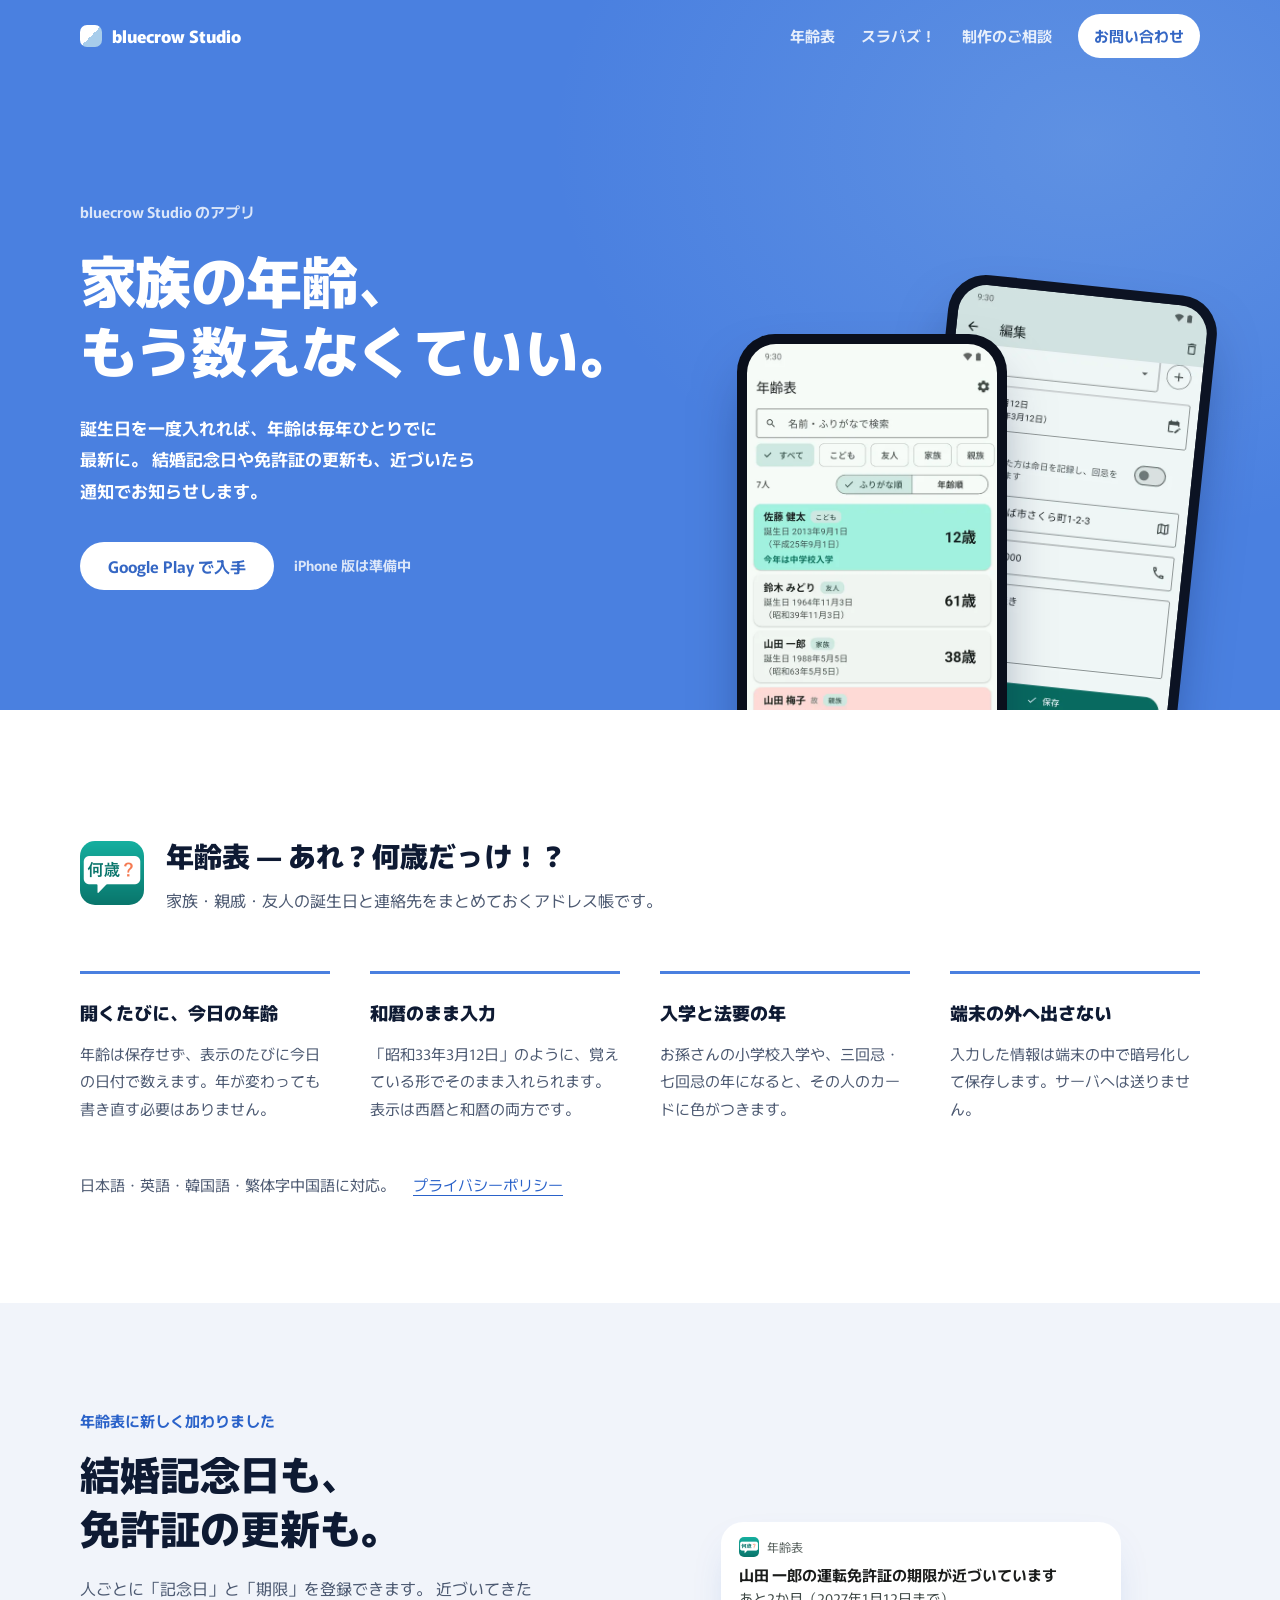
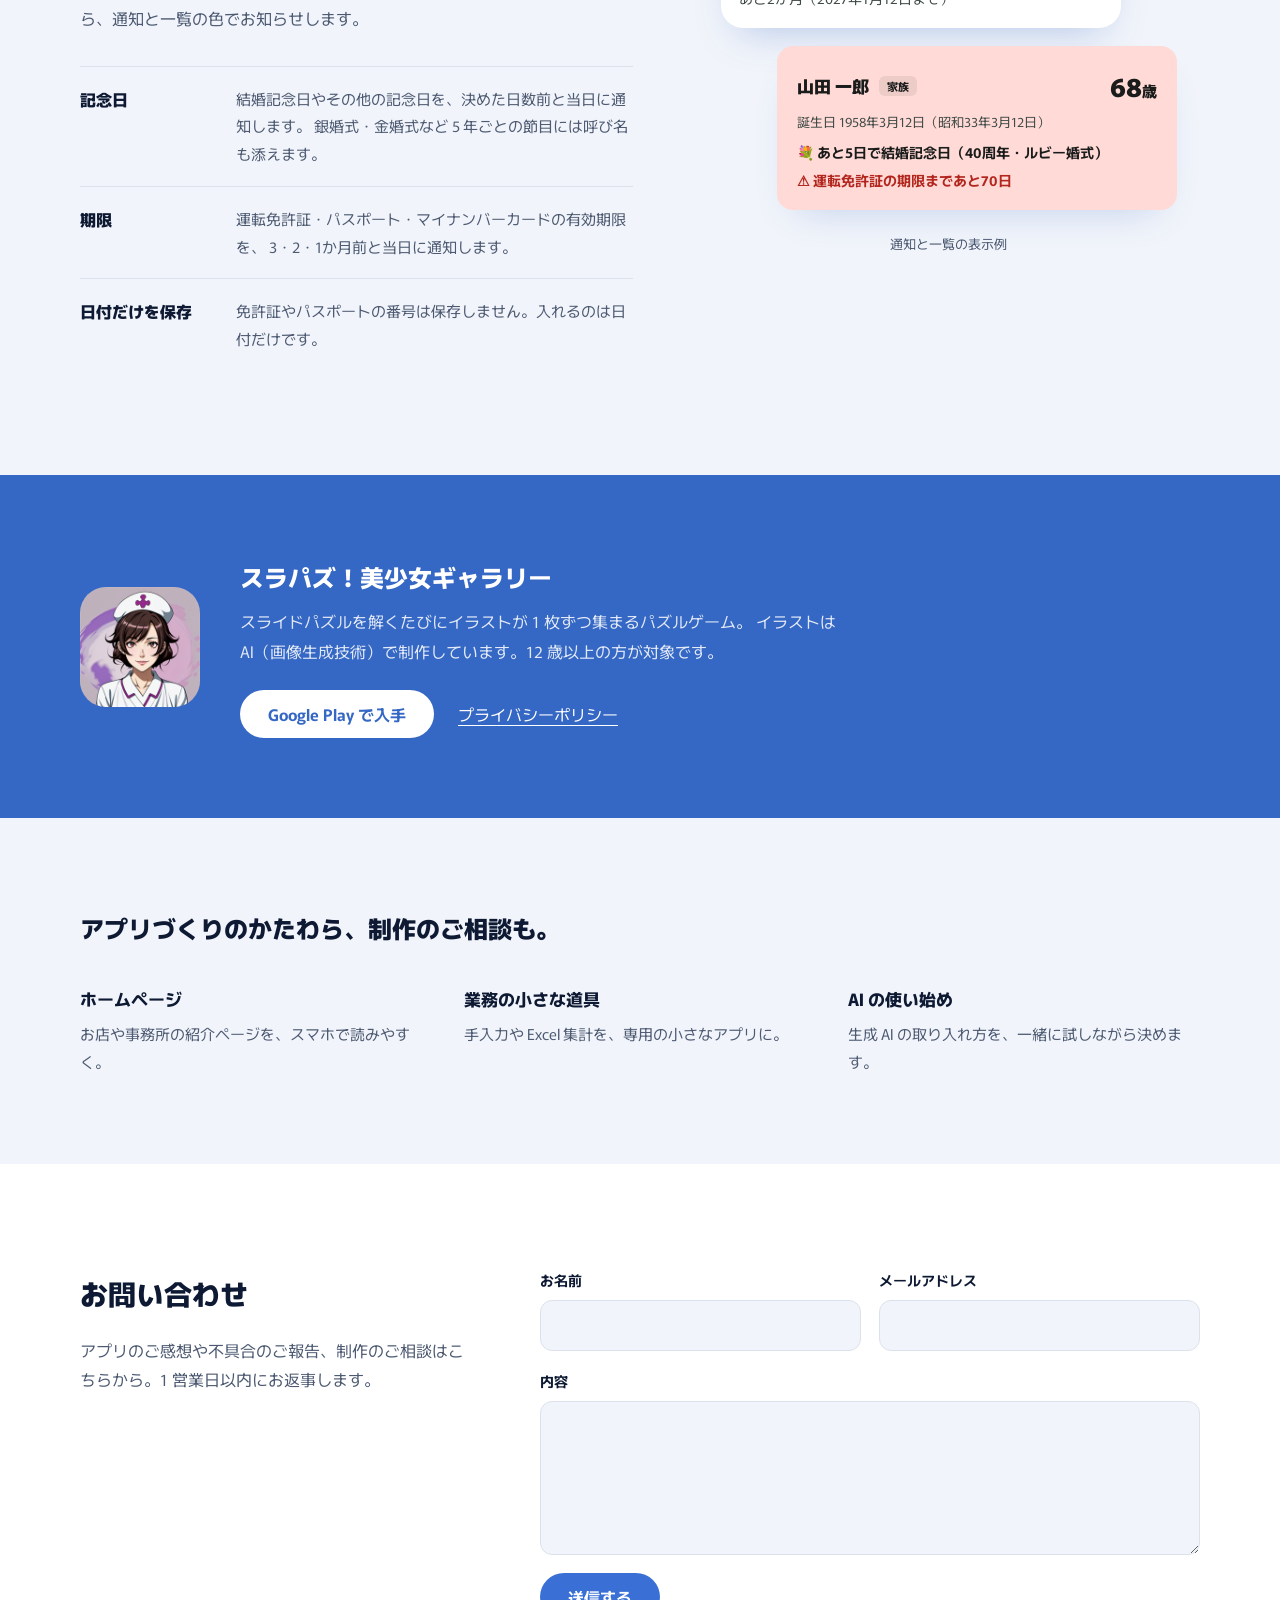
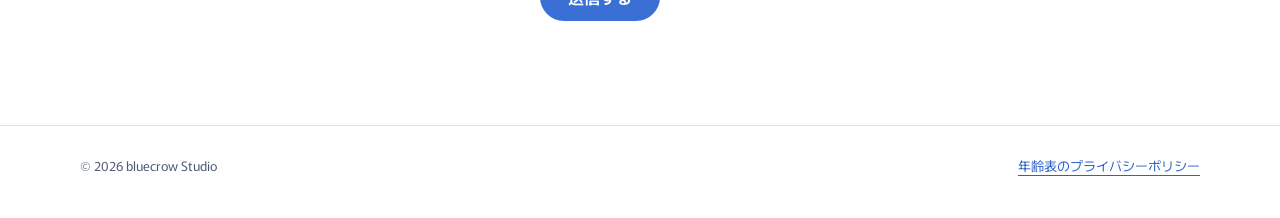
<file: index.html>
<!DOCTYPE html>
<html lang="ja">
<head>
<meta charset="UTF-8" />
<meta name="viewport" content="width=device-width, initial-scale=1.0" />
<meta name="description" content="bluecrow Studio — 家族の年齢を数えてくれるアドレス帳「年齢表」などのアプリをつくっています。ホームページ制作や業務の小さなアプリのご相談も承ります。" />
<meta name="theme-color" content="#4A80E0" />
<meta name="format-detection" content="telephone=no" />
<title>bluecrow Studio — アプリをつくっています。</title>

<link rel="canonical" href="https://blue-crow365.com/" />
<link rel="icon" type="image/svg+xml" href="favicon.svg?v=2" />
<link rel="apple-touch-icon" href="favicon.svg?v=2" />

<meta property="og:type" content="website" />
<meta property="og:site_name" content="bluecrow Studio" />
<meta property="og:locale" content="ja_JP" />
<meta property="og:url" content="https://blue-crow365.com/" />
<meta property="og:title" content="bluecrow Studio — アプリをつくっています。" />
<meta property="og:description" content="Androidアプリの開発と、ホームページ制作・業務効率化のご相談。個人で、ひとつずつ丁寧に。" />
<meta property="og:image" content="https://blue-crow365.com/og-image.svg?v=2" />
<meta property="og:image:width" content="1200" />
<meta property="og:image:height" content="630" />

<meta name="twitter:card" content="summary_large_image" />
<meta name="twitter:title" content="bluecrow Studio — アプリをつくっています。" />
<meta name="twitter:description" content="Androidアプリの開発と、ホームページ制作・業務効率化のご相談。" />
<meta name="twitter:image" content="https://blue-crow365.com/og-image.svg?v=2" />

<link rel="preconnect" href="https://fonts.googleapis.com">
<link rel="preconnect" href="https://fonts.gstatic.com" crossorigin>
<link href="https://fonts.googleapis.com/css2?family=Murecho:wght@400;600;800&display=swap" rel="stylesheet">
<link rel="stylesheet" href="styles.css?v=4" />

<script type="application/ld+json">
{
  "@context": "https://schema.org",
  "@type": "Organization",
  "name": "bluecrow Studio",
  "url": "https://blue-crow365.com/",
  "logo": "https://blue-crow365.com/favicon.svg?v=2",
  "image": "https://blue-crow365.com/og-image.svg?v=2",
  "description": "アプリ「年齢表」「スラパズ！」の開発。あわせてホームページ制作・業務効率化アプリ・AI活用のご相談を承る個人事業。",
  "contactPoint": { "@type": "ContactPoint", "contactType": "customer service", "url": "https://blue-crow365.com/#contact" },
  "areaServed": "JP",
  "inLanguage": "ja"
}
</script>
</head>
<body>

<header class="top">
  <div class="wrap top-inner">
    <a class="brand" href="#"><span class="mark" aria-hidden="true"></span>bluecrow Studio</a>
    <nav class="nav" aria-label="ページ内の移動">
      <a href="#apps">年齢表</a>
      <a href="#puzzle">スラパズ！</a>
      <a href="#services">制作のご相談</a>
      <a class="nav-cta" href="#contact">お問い合わせ</a>
    </nav>
  </div>
</header>

<main>
  <section class="hero">
    <div class="wrap hero-grid">
      <div class="hero-text">
        <p class="kicker">bluecrow Studio のアプリ</p>
        <h1>家族の年齢、<br /><span class="nw">もう数えなくていい。</span></h1>
        <p class="lead">
          誕生日を一度入れれば、年齢は毎年ひとりでに最新に。
          結婚記念日や免許証の更新も、近づいたら通知でお知らせします。
        </p>
        <p class="hero-links">
          <a class="btn btn-light" href="https://play.google.com/store/apps/details?id=com.momizi.nennrei"
             target="_blank" rel="noopener noreferrer">Google Play で入手</a>
          <span class="soon">iPhone 版は準備中</span>
        </p>
      </div>
      <div class="phones" aria-hidden="true">
        <div class="phone p-back"><img src="/assets/apps/nennrei-2.webp" alt="" width="520" height="928" /></div>
        <div class="phone p-front"><img src="/assets/apps/nennrei-1.webp" alt="" width="520" height="928" /></div>
      </div>
    </div>
  </section>

  <section id="apps" class="features">
    <div class="wrap">
      <div class="app-head">
        <img src="/assets/apps/nennrei.png" alt="" width="64" height="64" />
        <div>
          <h2>年齢表 — あれ？何歳だっけ！？</h2>
          <p>家族・親戚・友人の誕生日と連絡先をまとめておくアドレス帳です。</p>
        </div>
      </div>
      <div class="feature-grid">
        <div class="feature">
          <h3>開くたびに、今日の年齢</h3>
          <p>年齢は保存せず、表示のたびに今日の日付で数えます。年が変わっても書き直す必要はありません。</p>
        </div>
        <div class="feature">
          <h3>和暦のまま入力</h3>
          <p>「昭和33年3月12日」のように、覚えている形でそのまま入れられます。表示は西暦と和暦の両方です。</p>
        </div>
        <div class="feature">
          <h3>入学と法要の年</h3>
          <p>お孫さんの小学校入学や、三回忌・七回忌の年になると、その人のカードに色がつきます。</p>
        </div>
        <div class="feature">
          <h3>端末の外へ出さない</h3>
          <p>入力した情報は端末の中で暗号化して保存します。サーバへは送りません。</p>
        </div>
      </div>
      <p class="feature-foot">
        日本語・英語・韓国語・繁体字中国語に対応。
        <a href="/privacy/nennrei.html">プライバシーポリシー</a>
      </p>
    </div>
  </section>

  <section id="events" class="events">
    <div class="wrap events-grid">
      <div class="events-text">
        <p class="kicker-new">年齢表に新しく加わりました</p>
        <h2>結婚記念日も、<br />免許証の更新も。</h2>
        <p class="events-lead">
          人ごとに「記念日」と「期限」を登録できます。
          近づいてきたら、通知と一覧の色でお知らせします。
        </p>
        <dl class="events-list">
          <div>
            <dt>記念日</dt>
            <dd>結婚記念日やその他の記念日を、決めた日数前と当日に通知します。
              銀婚式・金婚式など 5 年ごとの節目には呼び名も添えます。</dd>
          </div>
          <div>
            <dt>期限</dt>
            <dd>運転免許証・パスポート・マイナンバーカードの有効期限を、
              3・2・1か月前と当日に通知します。</dd>
          </div>
          <div>
            <dt>日付だけを保存</dt>
            <dd>免許証やパスポートの番号は保存しません。入れるのは日付だけです。</dd>
          </div>
        </dl>
      </div>

      <div class="events-demo" aria-label="アプリでの表示例">
        <div class="notif">
          <span class="notif-app"><img src="/assets/apps/nennrei.png" alt="" width="20" height="20" />年齢表</span>
          <p class="notif-title">山田 一郎の運転免許証の期限が近づいています</p>
          <p class="notif-body">あと2か月（2027年1月12日まで）</p>
        </div>
        <div class="card-mock">
          <div class="card-row">
            <p class="card-name">山田 一郎 <span class="chip">家族</span></p>
            <p class="card-age">68<small>歳</small></p>
          </div>
          <p class="card-sub">誕生日 1958年3月12日（昭和33年3月12日）</p>
          <p class="card-line">💐 あと5日で結婚記念日（40周年・ルビー婚式）</p>
          <p class="card-line">⚠ 運転免許証の期限まであと70日</p>
        </div>
        <p class="demo-cap">通知と一覧の表示例</p>
      </div>
    </div>
  </section>

  <section id="puzzle" class="puzzle">
    <div class="wrap puzzle-inner">
      <img src="/assets/apps/slidepuzzle.jpg" alt="" width="120" height="120" />
      <div>
        <h2>スラパズ！美少女ギャラリー</h2>
        <p>
          スライドパズルを解くたびにイラストが 1 枚ずつ集まるパズルゲーム。
          イラストは AI（画像生成技術）で制作しています。12 歳以上の方が対象です。
        </p>
        <p class="puzzle-links">
          <a class="btn btn-light" href="https://play.google.com/store/apps/details?id=com.momizigames.slidingpuzzle"
             target="_blank" rel="noopener noreferrer">Google Play で入手</a>
          <a class="on-dark" href="https://bluecrow365.github.io/privacy.html"
             target="_blank" rel="noopener noreferrer">プライバシーポリシー</a>
        </p>
      </div>
    </div>
  </section>

  <section id="services" class="work">
    <div class="wrap work-inner">
      <h2>アプリづくりのかたわら、制作のご相談も。</h2>
      <ul class="work-list">
        <li><strong>ホームページ</strong>お店や事務所の紹介ページを、スマホで読みやすく。</li>
        <li><strong>業務の小さな道具</strong>手入力や Excel 集計を、専用の小さなアプリに。</li>
        <li><strong>AI の使い始め</strong>生成 AI の取り入れ方を、一緒に試しながら決めます。</li>
      </ul>
    </div>
  </section>

  <section id="contact" class="contact">
    <div class="wrap contact-inner">
      <div>
        <h2>お問い合わせ</h2>
        <p>アプリのご感想や不具合のご報告、制作のご相談はこちらから。1 営業日以内にお返事します。</p>
      </div>
      <form class="contact-form" action="/api/contact" method="POST">
        <div class="row">
          <label>お名前<input type="text" name="name" required autocomplete="name" /></label>
          <label>メールアドレス<input type="email" name="email" required autocomplete="email" /></label>
        </div>
        <label>内容<textarea name="message" rows="5" required></textarea></label>
        <button class="btn" type="submit">送信する</button>
        <p class="form-ok" role="status" hidden>送信しました。1 営業日以内にお返事します。</p>
        <p class="form-err" role="alert" hidden>送信できませんでした。通信状態を確かめて、もう一度お試しください。</p>
      </form>
    </div>
  </section>
</main>

<footer class="foot">
  <div class="wrap foot-inner">
    <p>© 2026 bluecrow Studio</p>
    <p><a href="/privacy/nennrei.html">年齢表のプライバシーポリシー</a></p>
  </div>
</footer>

<script src="/script.js?v=3"></script>
</body>
</html>
</file>
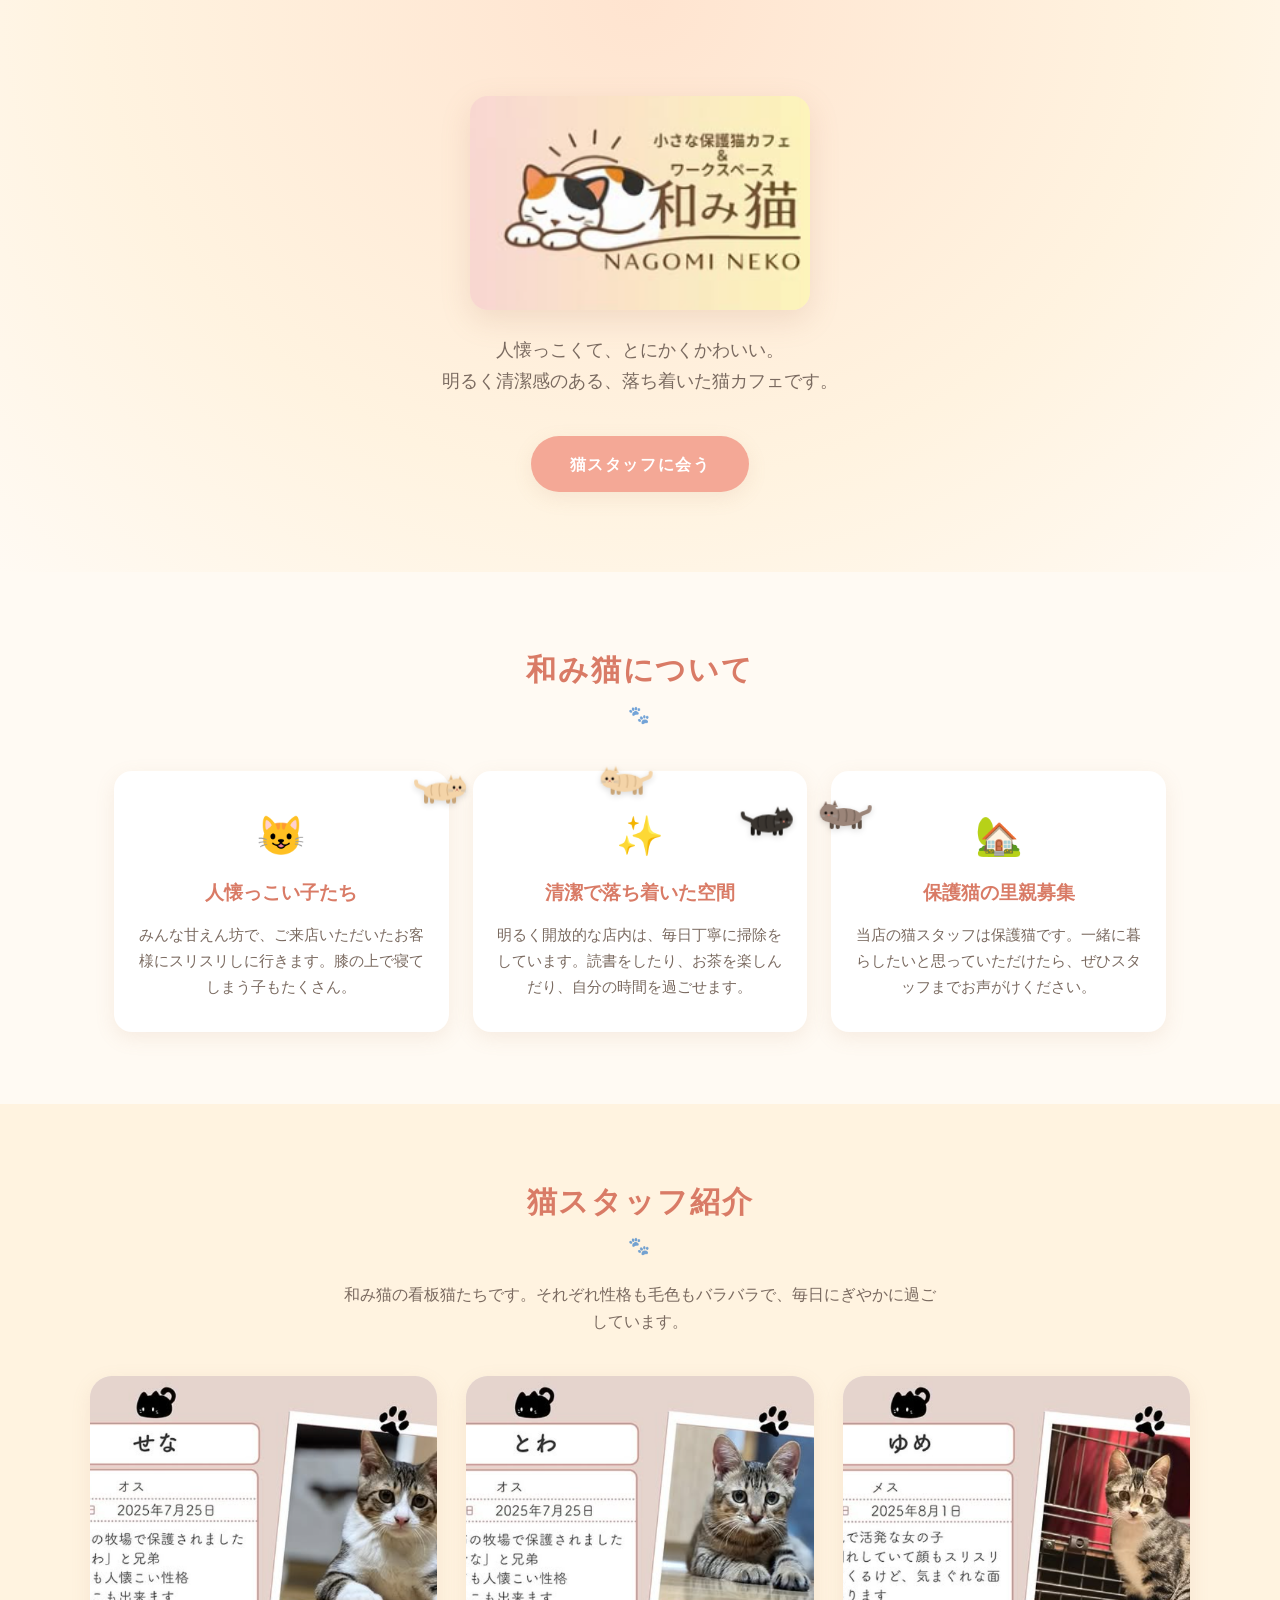
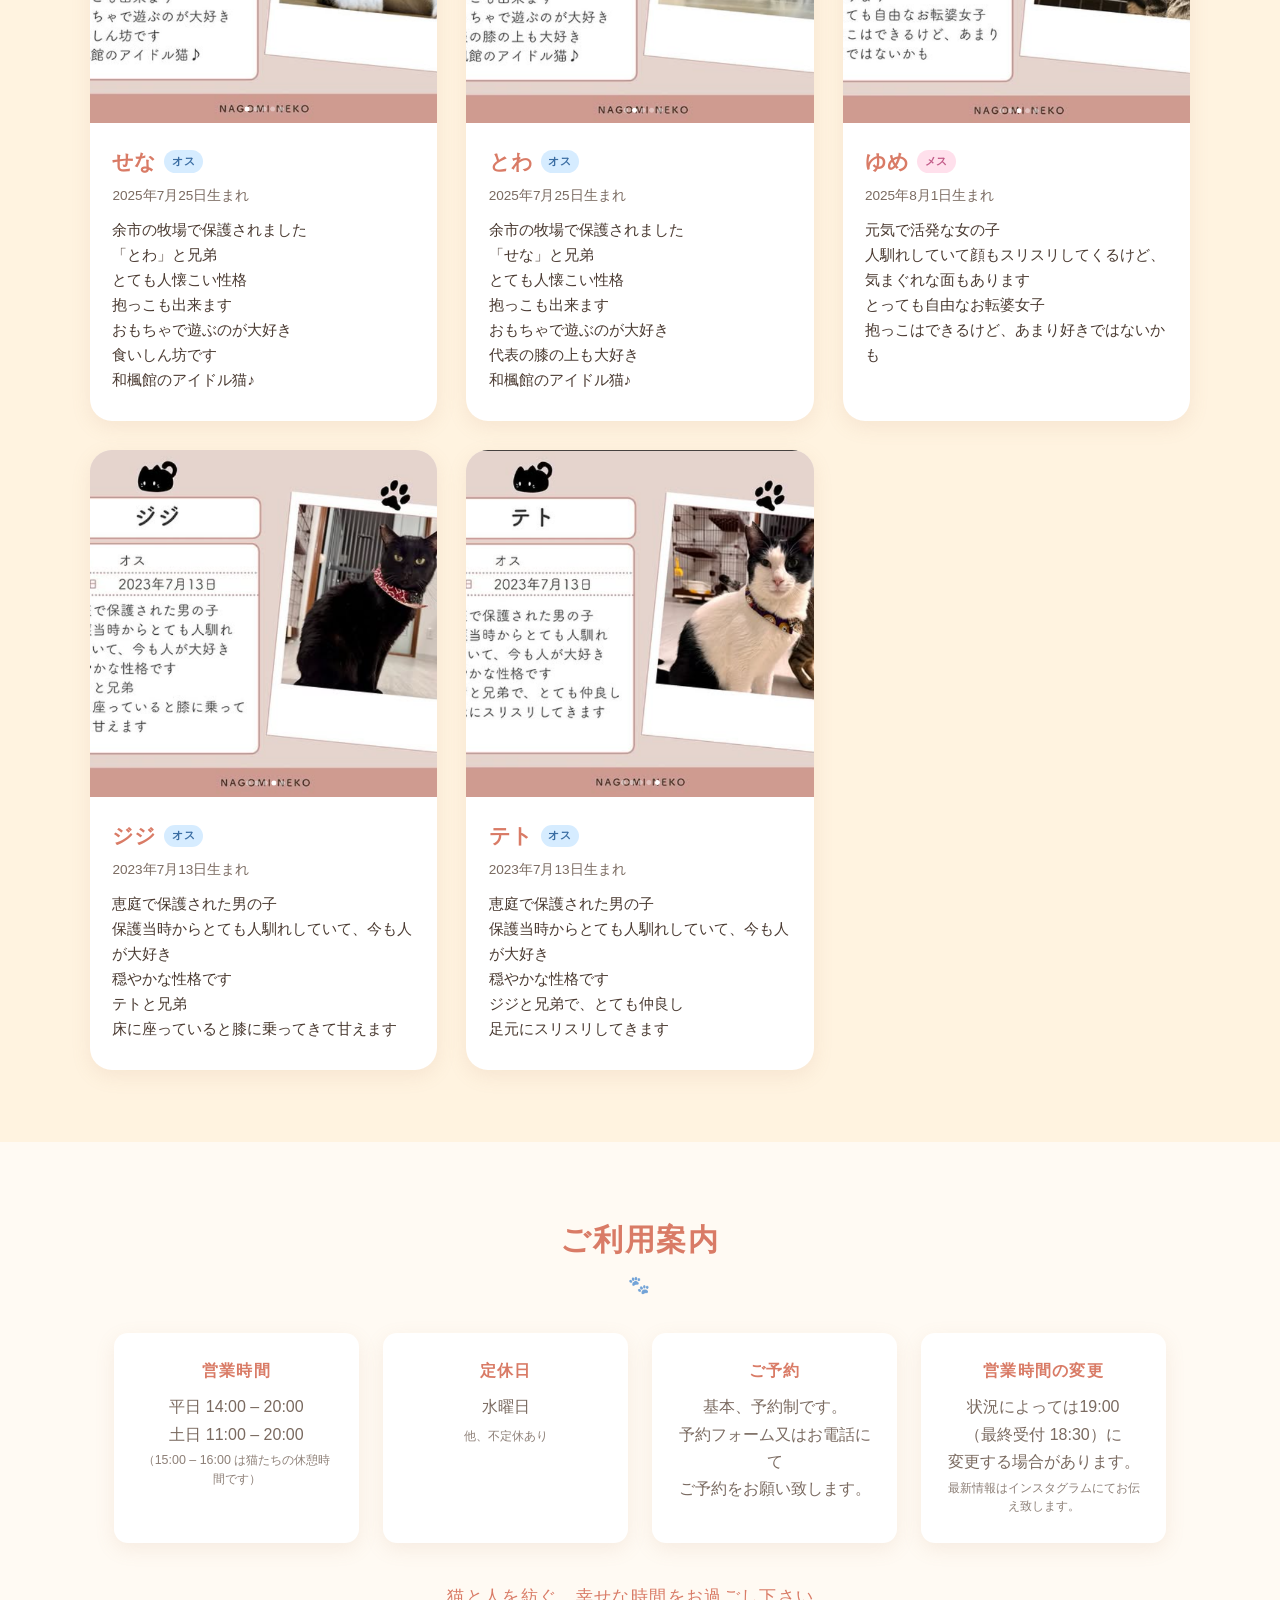
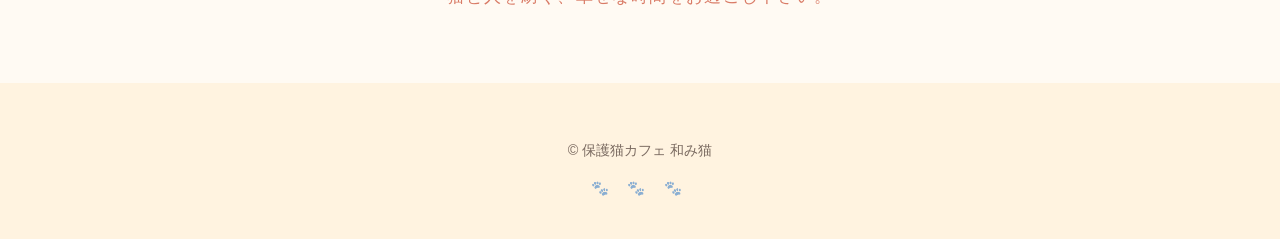
<file: samples/_drafts/nagomi-neko/index.html>
<!DOCTYPE html>
<html lang="ja">
<head>
<meta charset="UTF-8">
<meta name="viewport" content="width=device-width, initial-scale=1.0">
<title>保護猫カフェ 和み猫 — 人懐っこい猫たちに会いに来ませんか</title>
<link rel="stylesheet" href="style.css">
</head>
<body>

<!-- 画面上を歩く小さい猫アニメーション用レイヤー -->
<div id="cat-playground" aria-hidden="true"></div>

<header class="hero">
  <div class="hero-inner">
    <h1 class="logo">
      <img src="images/logo.png" alt="小さな保護猫カフェ＆ワークスペース 和み猫 NAGOMI NEKO" class="logo-image">
    </h1>
    <p class="tagline">人懐っこくて、とにかくかわいい。<br>明るく清潔感のある、落ち着いた猫カフェです。</p>
    <a class="cta" href="#staff">猫スタッフに会う</a>
  </div>
</header>

<main>

  <section class="about" id="about">
    <h2>和み猫について</h2>
    <div class="about-grid">
      <div class="about-card">
        <div class="about-icon">😺</div>
        <h3>人懐っこい子たち</h3>
        <p>みんな甘えん坊で、ご来店いただいたお客様にスリスリしに行きます。膝の上で寝てしまう子もたくさん。</p>
      </div>
      <div class="about-card">
        <div class="about-icon">✨</div>
        <h3>清潔で落ち着いた空間</h3>
        <p>明るく開放的な店内は、毎日丁寧に掃除をしています。読書をしたり、お茶を楽しんだり、自分の時間を過ごせます。</p>
      </div>
      <div class="about-card">
        <div class="about-icon">🏡</div>
        <h3>保護猫の里親募集</h3>
        <p>当店の猫スタッフは保護猫です。一緒に暮らしたいと思っていただけたら、ぜひスタッフまでお声がけください。</p>
      </div>
    </div>
  </section>

  <section class="staff" id="staff">
    <h2>猫スタッフ紹介</h2>
    <p class="staff-lead">和み猫の看板猫たちです。それぞれ性格も毛色もバラバラで、毎日にぎやかに過ごしています。</p>

    <div class="staff-grid">

      <article class="staff-card">
        <div class="staff-photo">
          <img src="images/sena.png"  alt="せな" class="active">
          <img src="images/sena2.jpg" alt="せな">
          <img src="images/sena3.jpg" alt="せな">
          <img src="images/sena4.jpg" alt="せな">
          <img src="images/sena5.jpg" alt="せな">
          <img src="images/sena6.jpg" alt="せな">
          <img src="images/sena7.jpg" alt="せな">
          <img src="images/sena8.jpg" alt="せな">
          <img src="images/sena9.jpg" alt="せな">
        </div>
        <div class="staff-info">
          <h3>せな <span class="badge male">オス</span></h3>
          <p class="birth">2025年7月25日生まれ</p>
          <p class="bio">
            余市の牧場で保護されました<br>
            「とわ」と兄弟<br>
            とても人懐こい性格<br>
            抱っこも出来ます<br>
            おもちゃで遊ぶのが大好き<br>
            食いしん坊です<br>
            和楓館のアイドル猫♪
          </p>
        </div>
      </article>

      <article class="staff-card">
        <div class="staff-photo">
          <img src="images/towa.png"  alt="とわ" class="active">
          <img src="images/towa2.jpg" alt="とわ">
          <img src="images/towa3.jpg" alt="とわ">
          <img src="images/towa4.jpg" alt="とわ">
          <img src="images/towa5.jpg" alt="とわ">
          <img src="images/towa6.jpg" alt="とわ">
        </div>
        <div class="staff-info">
          <h3>とわ <span class="badge male">オス</span></h3>
          <p class="birth">2025年7月25日生まれ</p>
          <p class="bio">
            余市の牧場で保護されました<br>
            「せな」と兄弟<br>
            とても人懐こい性格<br>
            抱っこも出来ます<br>
            おもちゃで遊ぶのが大好き<br>
            代表の膝の上も大好き<br>
            和楓館のアイドル猫♪
          </p>
        </div>
      </article>

      <article class="staff-card">
        <div class="staff-photo">
          <img src="images/yume.png"   alt="ゆめ" class="active">
          <img src="images/yume2.jpg"  alt="ゆめ">
          <img src="images/yume3.jpg"  alt="ゆめ">
          <img src="images/yume4.jpg"  alt="ゆめ">
          <img src="images/yume5.jpg"  alt="ゆめ">
          <img src="images/yume6.jpg"  alt="ゆめ">
          <img src="images/yume7.jpg"  alt="ゆめ">
          <img src="images/yume8.jpg"  alt="ゆめ">
          <img src="images/yume9.jpg"  alt="ゆめ">
          <img src="images/yume10.jpg" alt="ゆめ">
          <img src="images/yume11.jpg" alt="ゆめ">
          <img src="images/yume12.jpg" alt="ゆめ">
          <img src="images/yume13.jpg" alt="ゆめ">
          <img src="images/yume14.jpg" alt="ゆめ">
          <img src="images/yume15.jpg" alt="ゆめ">
          <img src="images/yume16.jpg" alt="ゆめ">
          <img src="images/yume17.jpg" alt="ゆめ">
          <img src="images/yume18.jpg" alt="ゆめ">
        </div>
        <div class="staff-info">
          <h3>ゆめ <span class="badge female">メス</span></h3>
          <p class="birth">2025年8月1日生まれ</p>
          <p class="bio">
            元気で活発な女の子<br>
            人馴れしていて顔もスリスリしてくるけど、気まぐれな面もあります<br>
            とっても自由なお転婆女子<br>
            抱っこはできるけど、あまり好きではないかも
          </p>
        </div>
      </article>

      <article class="staff-card">
        <div class="staff-photo">
          <img src="images/jiji.png"  alt="ジジ" class="active">
          <img src="images/jiji2.jpg" alt="ジジ">
          <img src="images/jiji3.jpg" alt="ジジ">
          <img src="images/jiji4.jpg" alt="ジジ">
        </div>
        <div class="staff-info">
          <h3>ジジ <span class="badge male">オス</span></h3>
          <p class="birth">2023年7月13日生まれ</p>
          <p class="bio">
            恵庭で保護された男の子<br>
            保護当時からとても人馴れしていて、今も人が大好き<br>
            穏やかな性格です<br>
            テトと兄弟<br>
            床に座っていると膝に乗ってきて甘えます
          </p>
        </div>
      </article>

      <article class="staff-card">
        <div class="staff-photo">
          <img src="images/teto.png"  alt="テト" class="active">
          <img src="images/teto2.jpg" alt="テト">
          <img src="images/teto3.jpg" alt="テト">
          <img src="images/teto4.jpg" alt="テト">
          <img src="images/teto5.jpg" alt="テト">
          <img src="images/teto6.jpg" alt="テト">
          <img src="images/teto7.jpg" alt="テト">
          <img src="images/teto8.jpg" alt="テト">
        </div>
        <div class="staff-info">
          <h3>テト <span class="badge male">オス</span></h3>
          <p class="birth">2023年7月13日生まれ</p>
          <p class="bio">
            恵庭で保護された男の子<br>
            保護当時からとても人馴れしていて、今も人が大好き<br>
            穏やかな性格です<br>
            ジジと兄弟で、とても仲良し<br>
            足元にスリスリしてきます
          </p>
        </div>
      </article>

    </div>
  </section>

  <section class="info" id="info">
    <h2>ご利用案内</h2>
    <div class="info-grid">
      <div class="info-item">
        <h4>営業時間</h4>
        <p>
          平日 14:00 – 20:00<br>
          土日 11:00 – 20:00<br>
          <span class="info-note">（15:00 – 16:00 は猫たちの休憩時間です）</span>
        </p>
      </div>
      <div class="info-item">
        <h4>定休日</h4>
        <p>
          水曜日<br>
          <span class="info-note">他、不定休あり</span>
        </p>
      </div>
      <div class="info-item">
        <h4>ご予約</h4>
        <p>
          基本、予約制です。<br>
          予約フォーム又はお電話にて<br>ご予約をお願い致します。
        </p>
      </div>
      <div class="info-item">
        <h4>営業時間の変更</h4>
        <p>
          状況によっては19:00<br>（最終受付 18:30）に<br>変更する場合があります。<br>
          <span class="info-note">最新情報はインスタグラムにてお伝え致します。</span>
        </p>
      </div>
    </div>
    <p class="info-closing">猫と人を紡ぐ、幸せな時間をお過ごし下さい。</p>
  </section>

</main>

<footer>
  <p>© 保護猫カフェ 和み猫</p>
  <p class="paw">🐾 🐾 🐾</p>
</footer>

<script src="carousel.js"></script>
<script src="cats.js"></script>
</body>
</html>
</file>
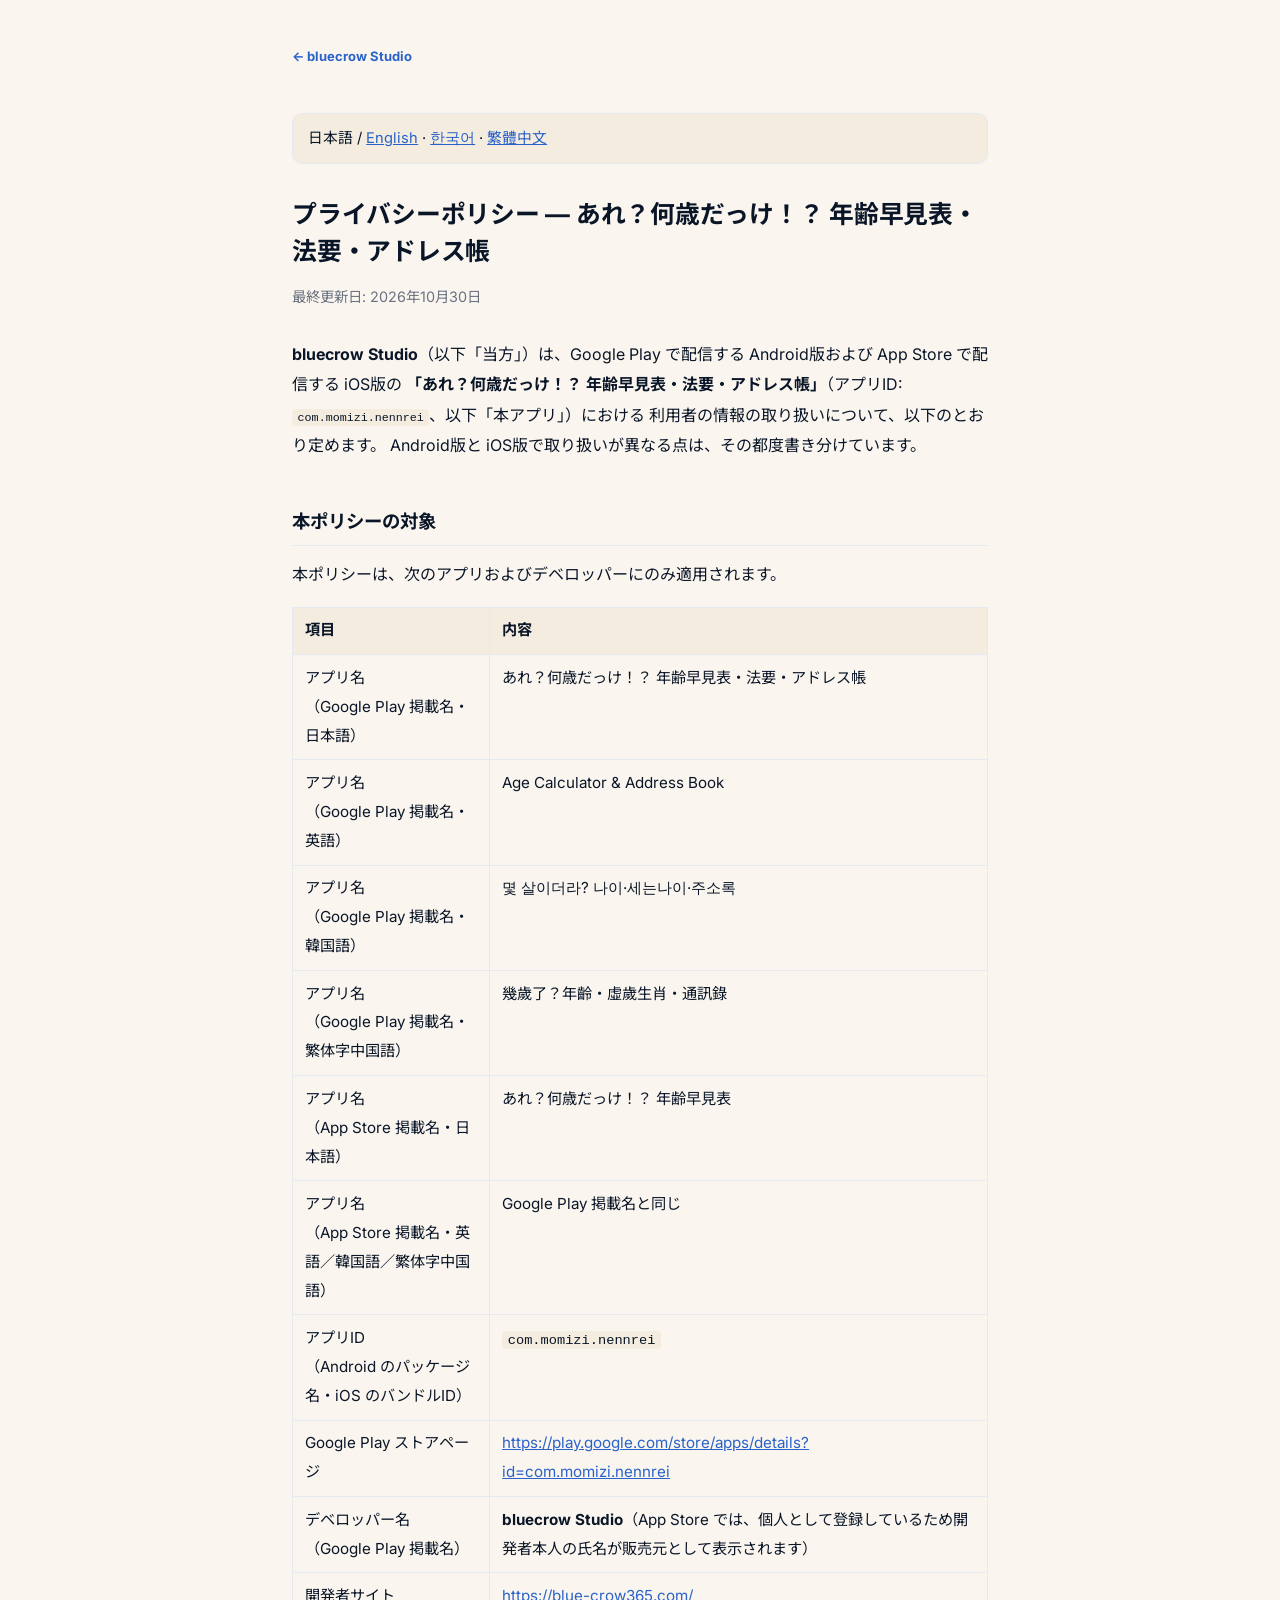
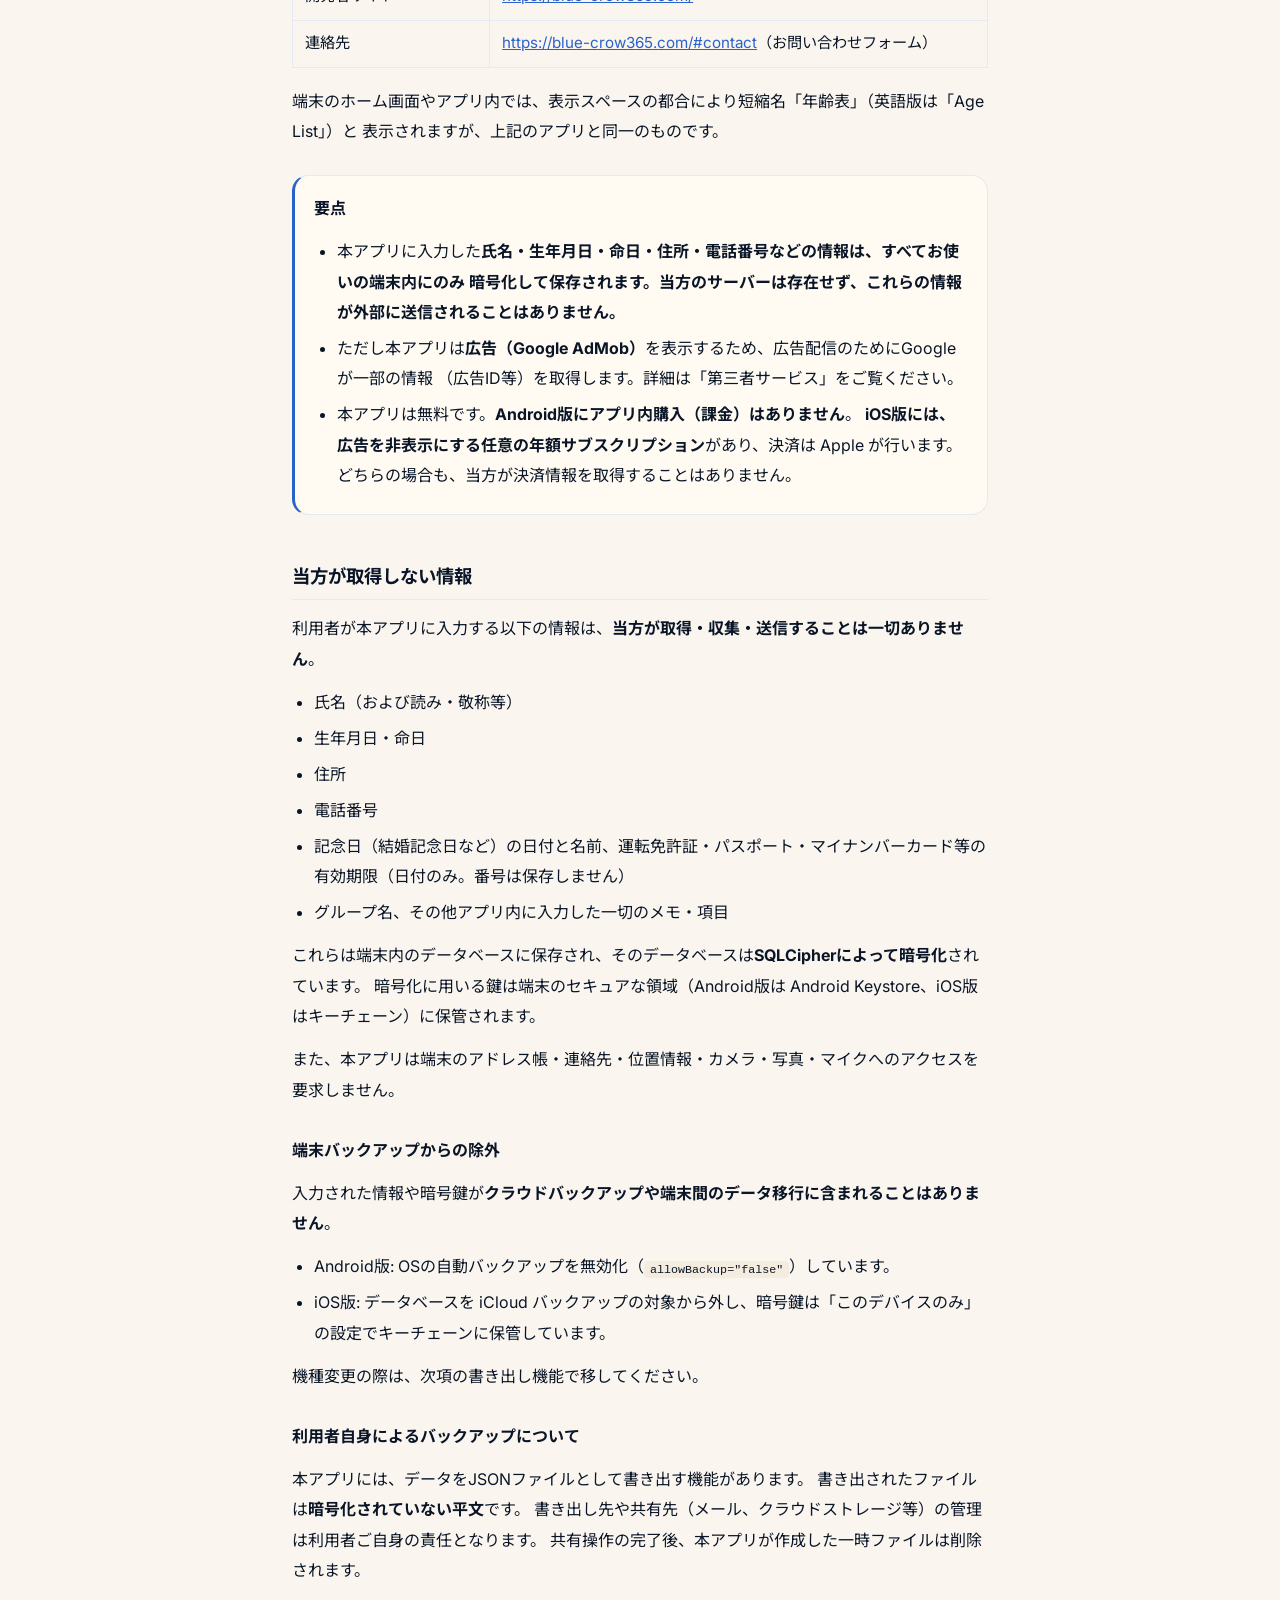
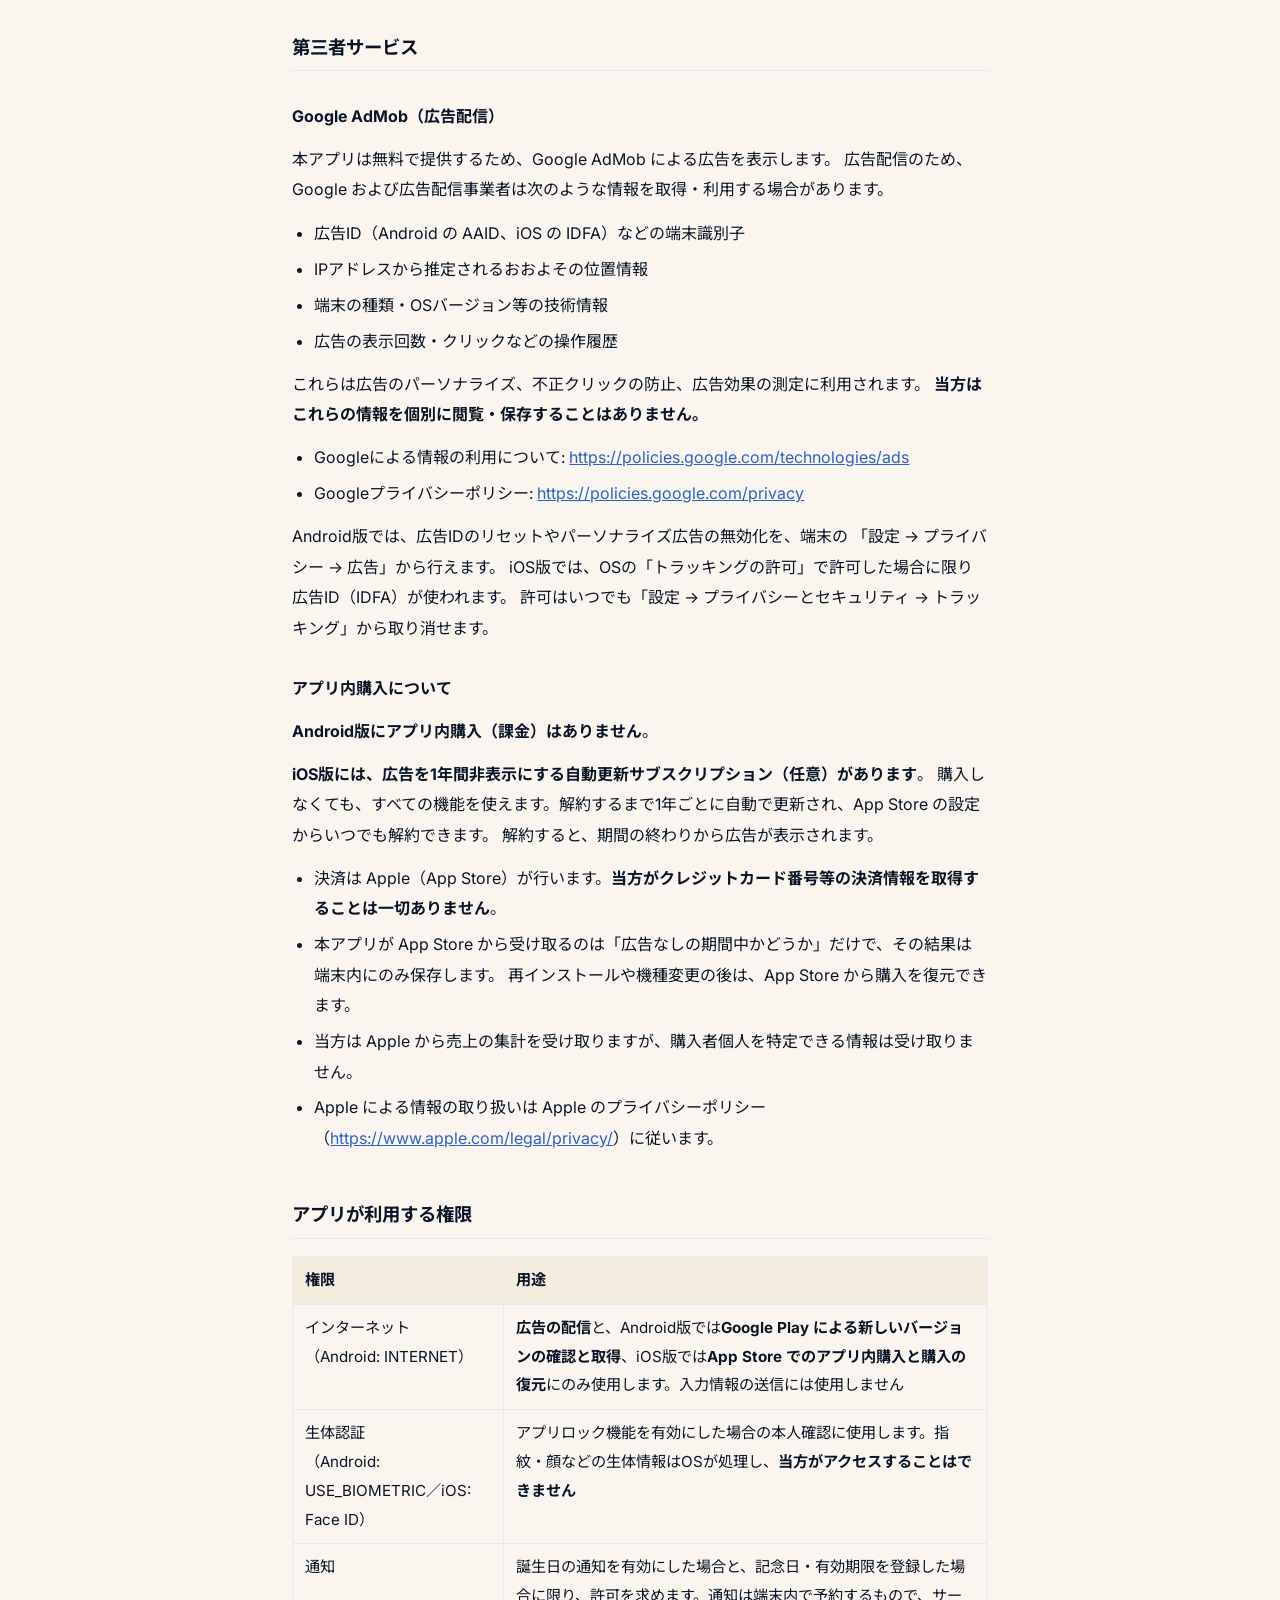
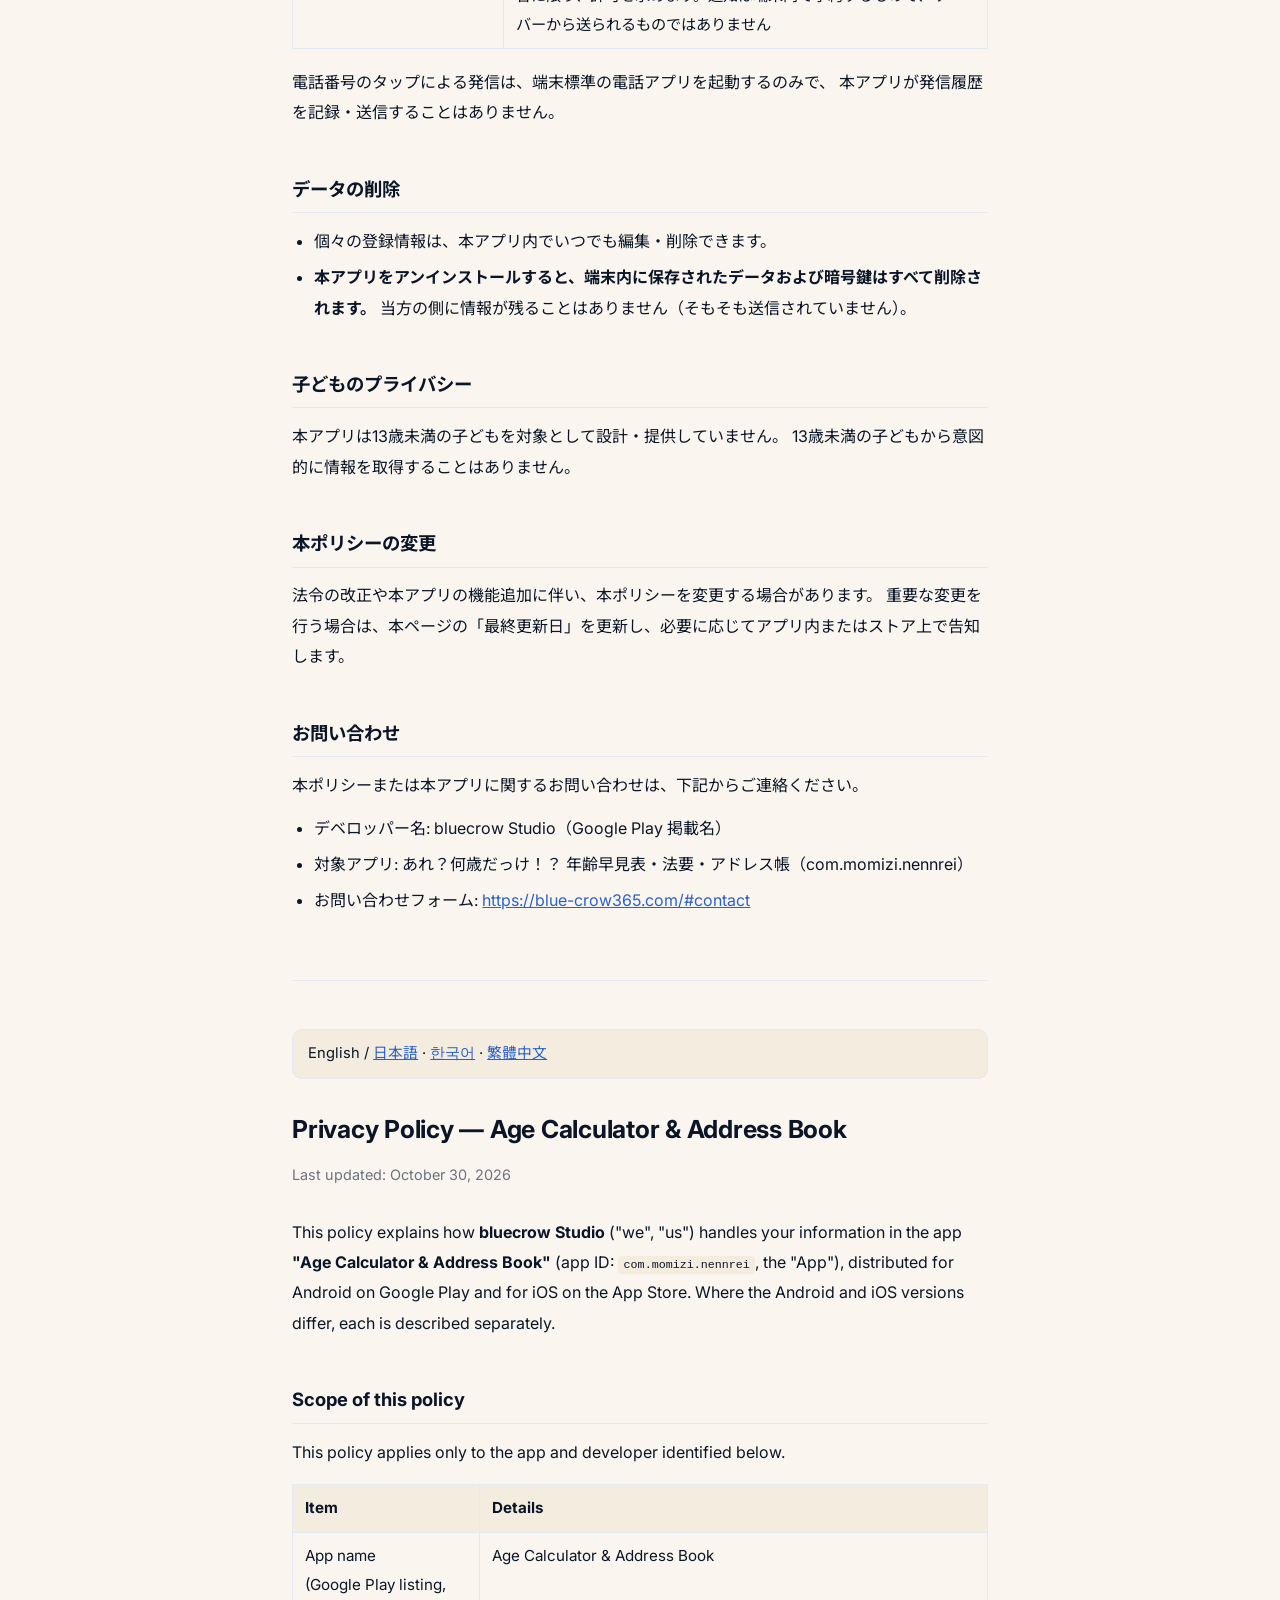
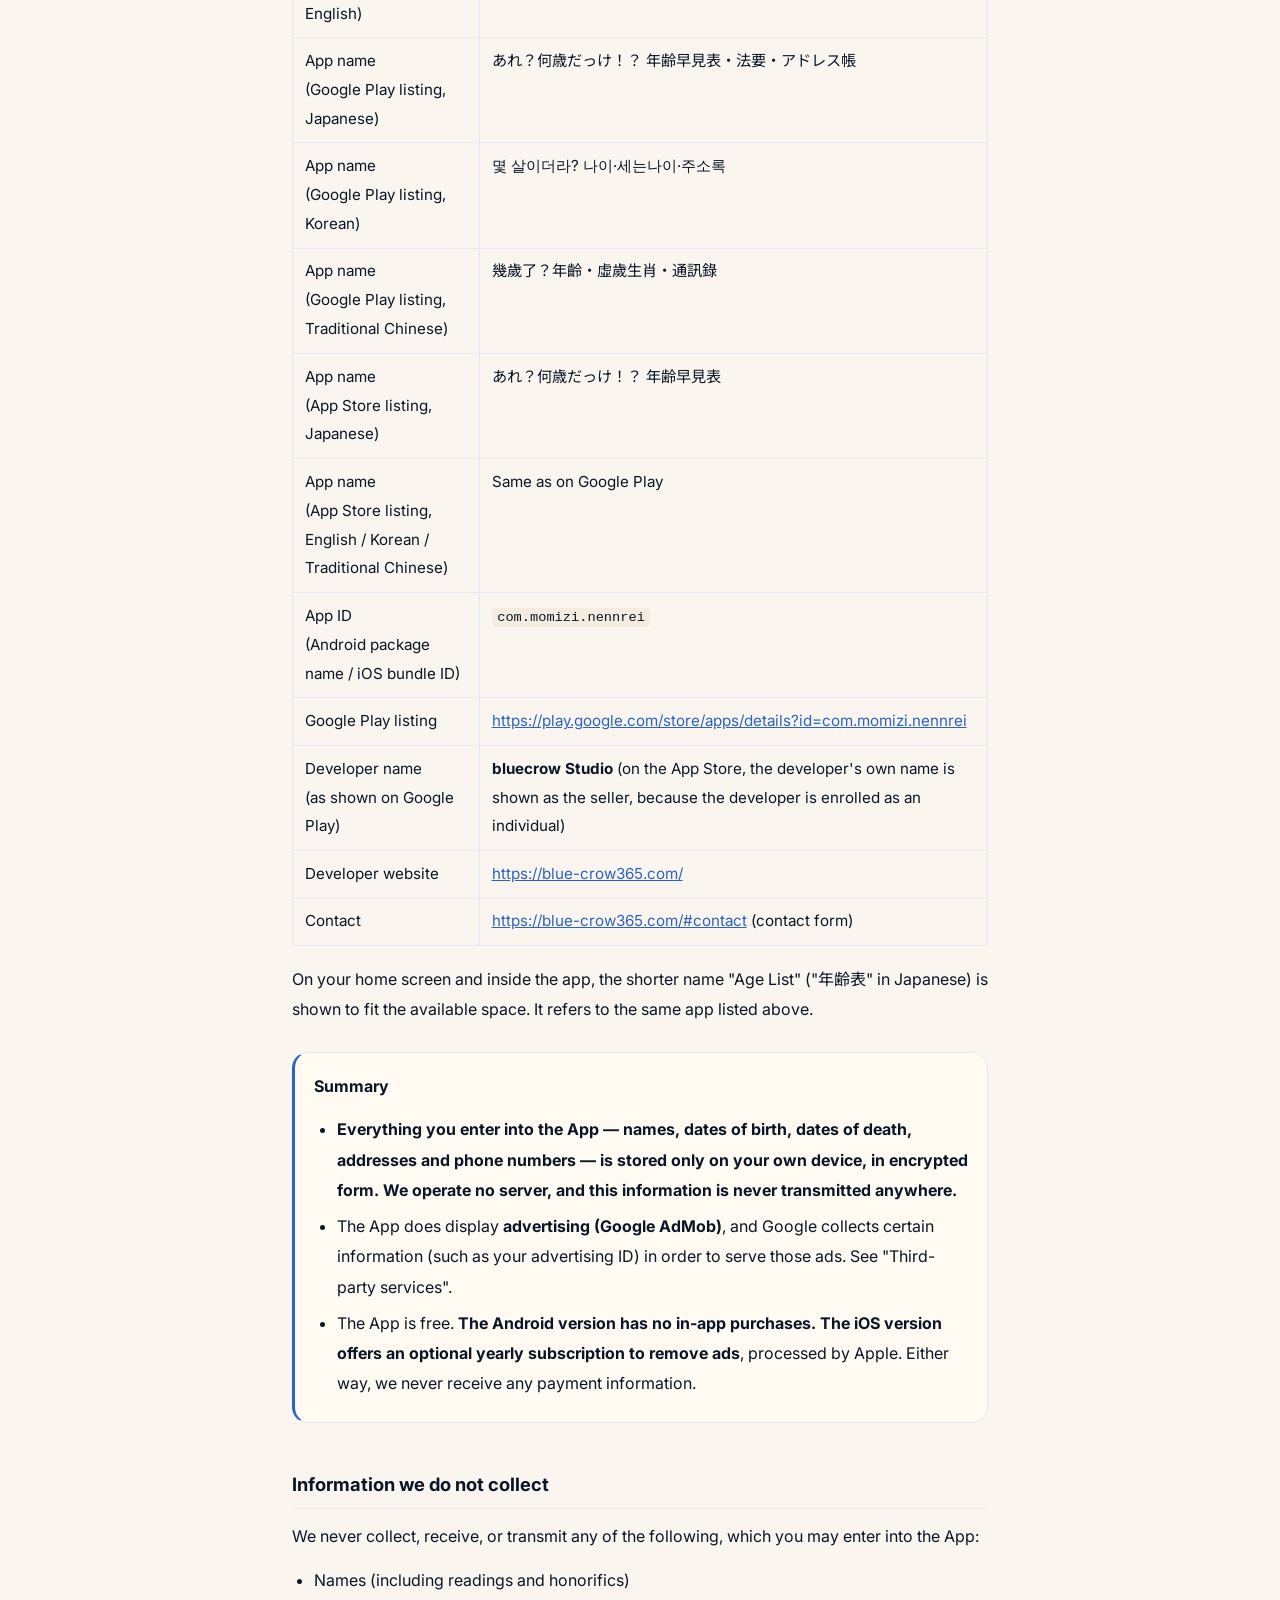
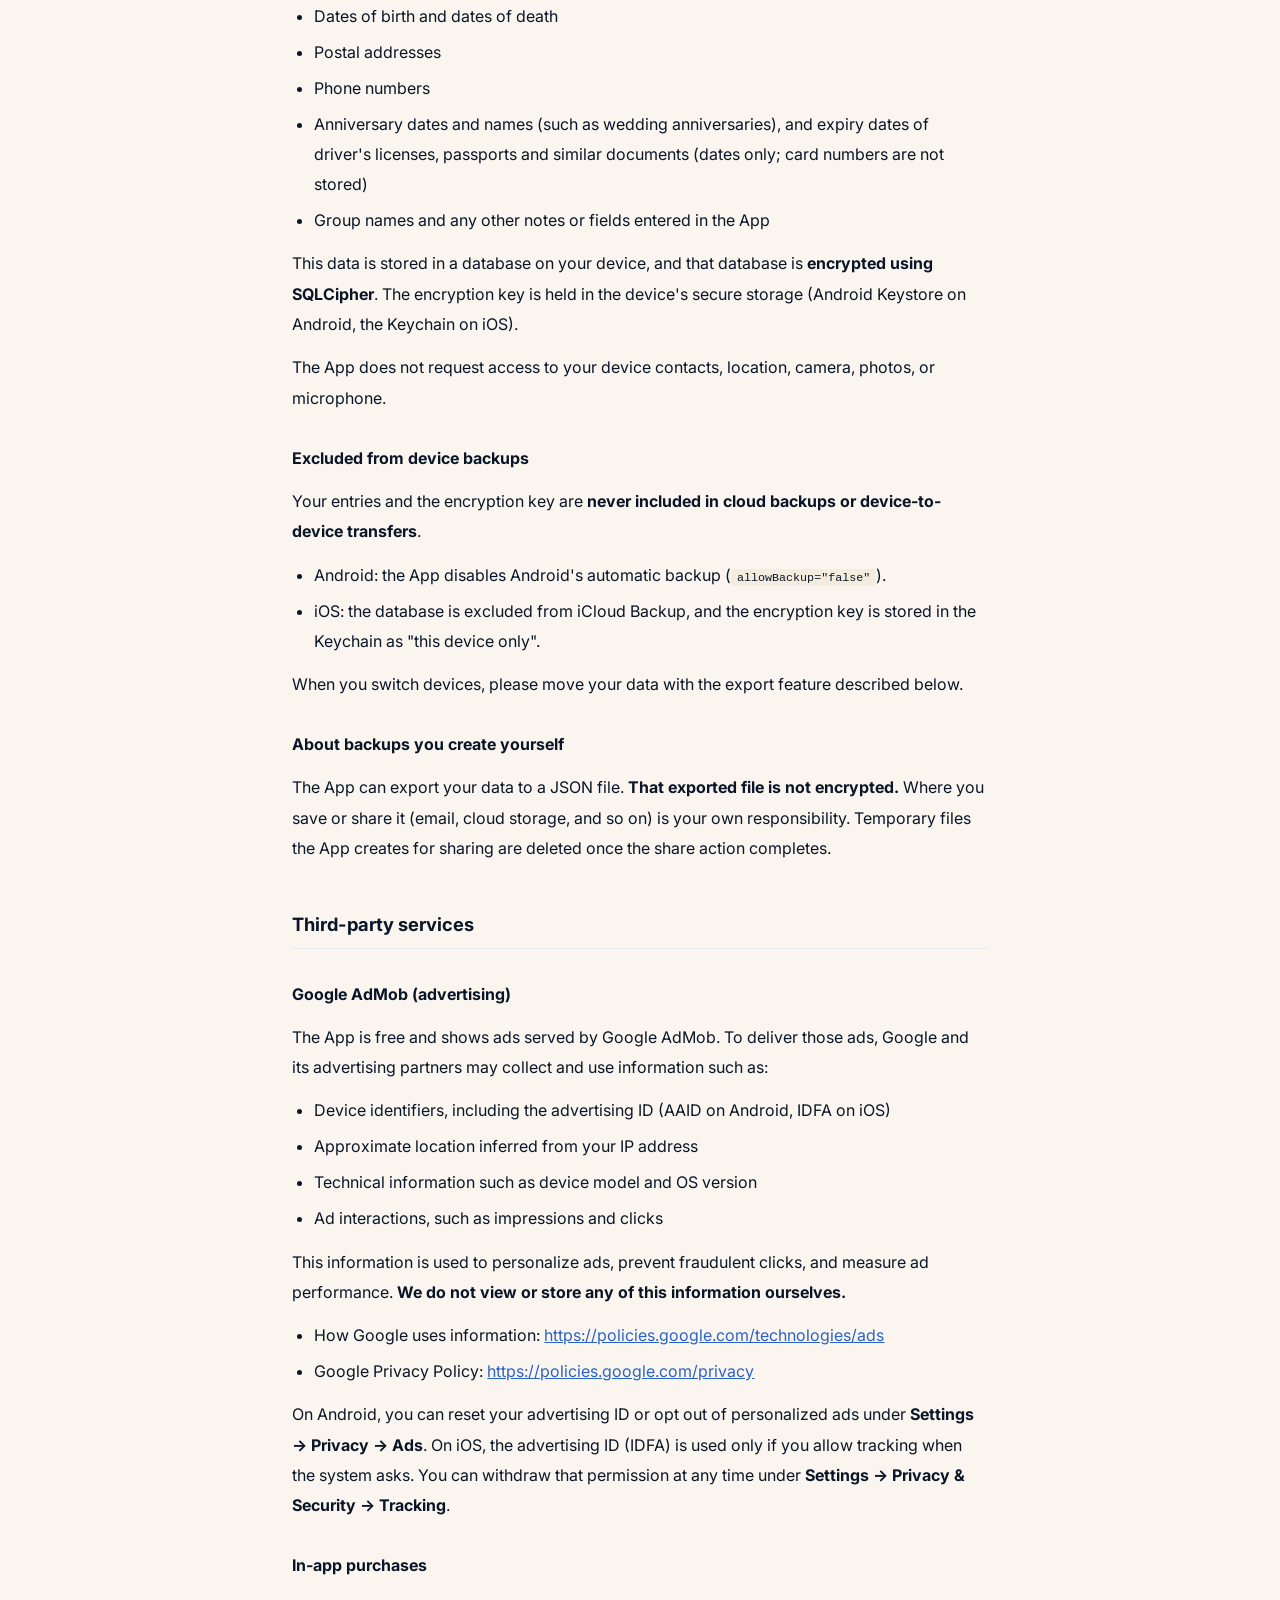
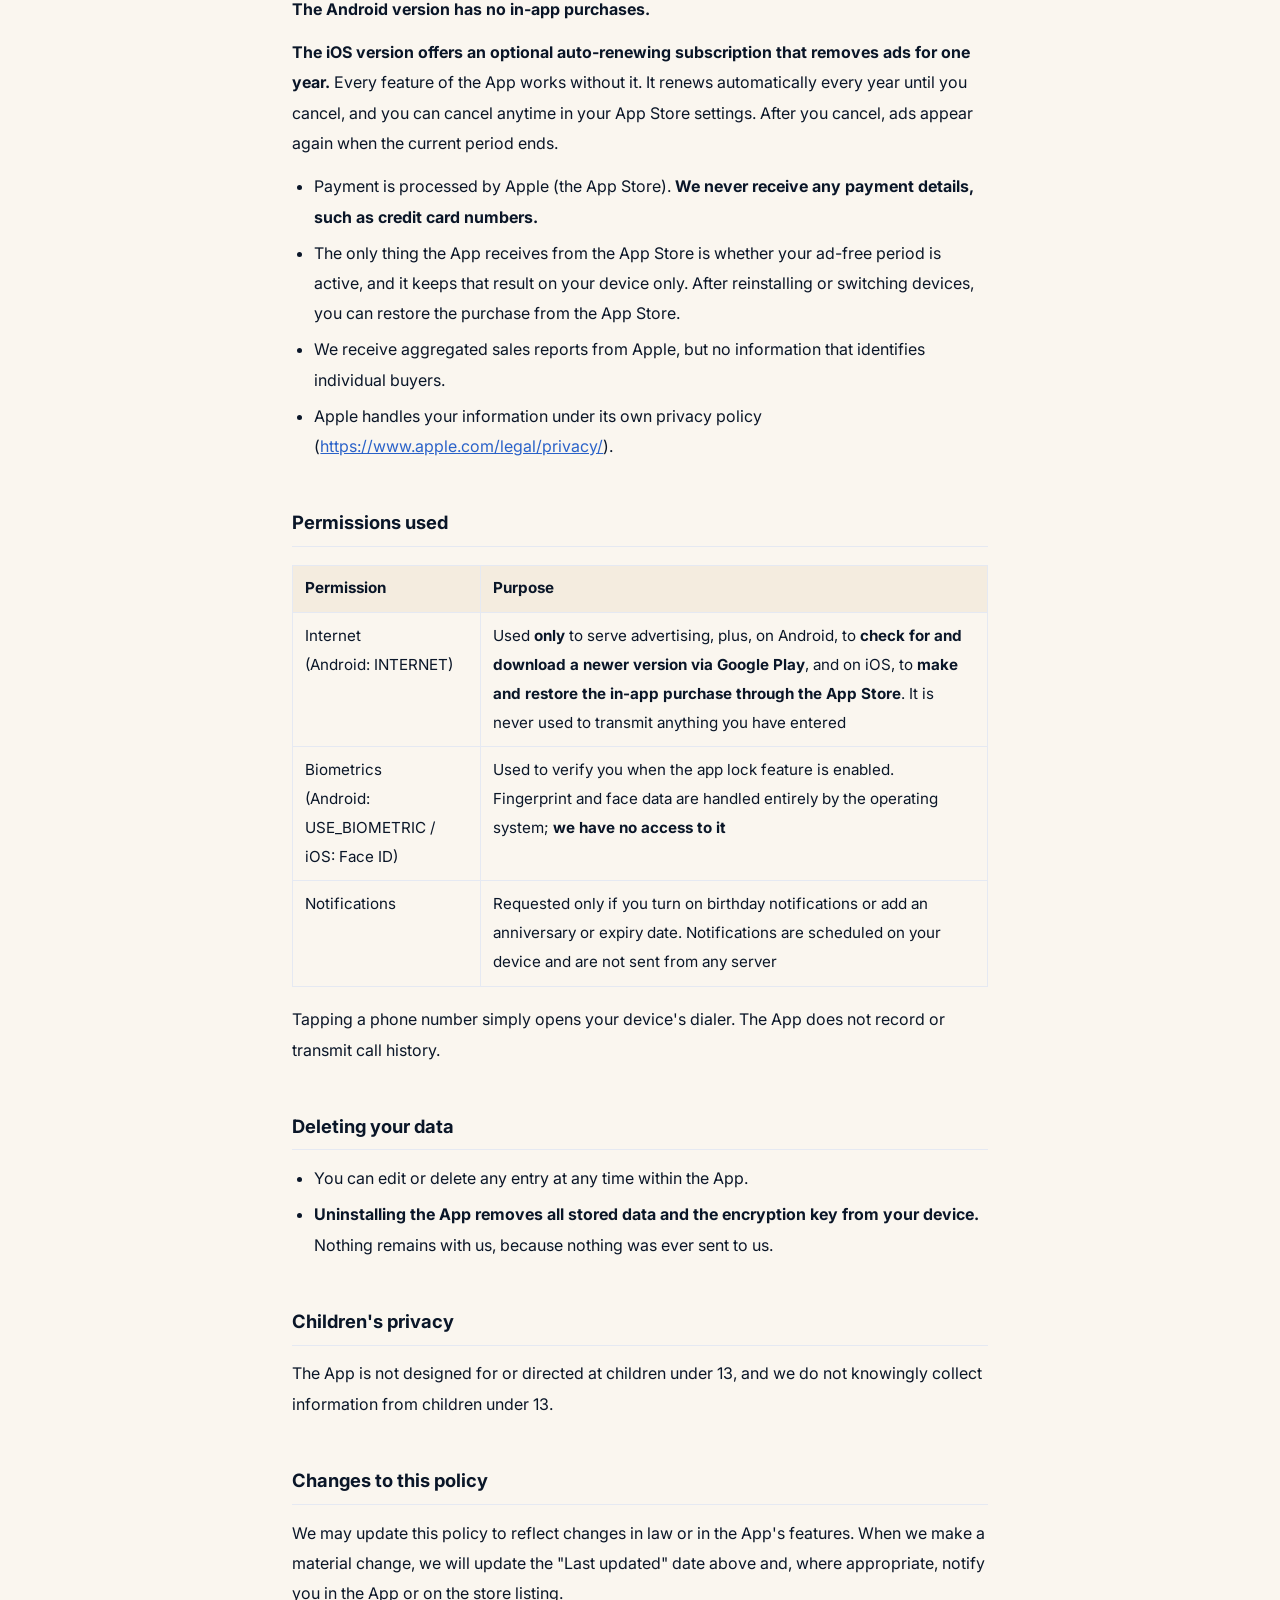
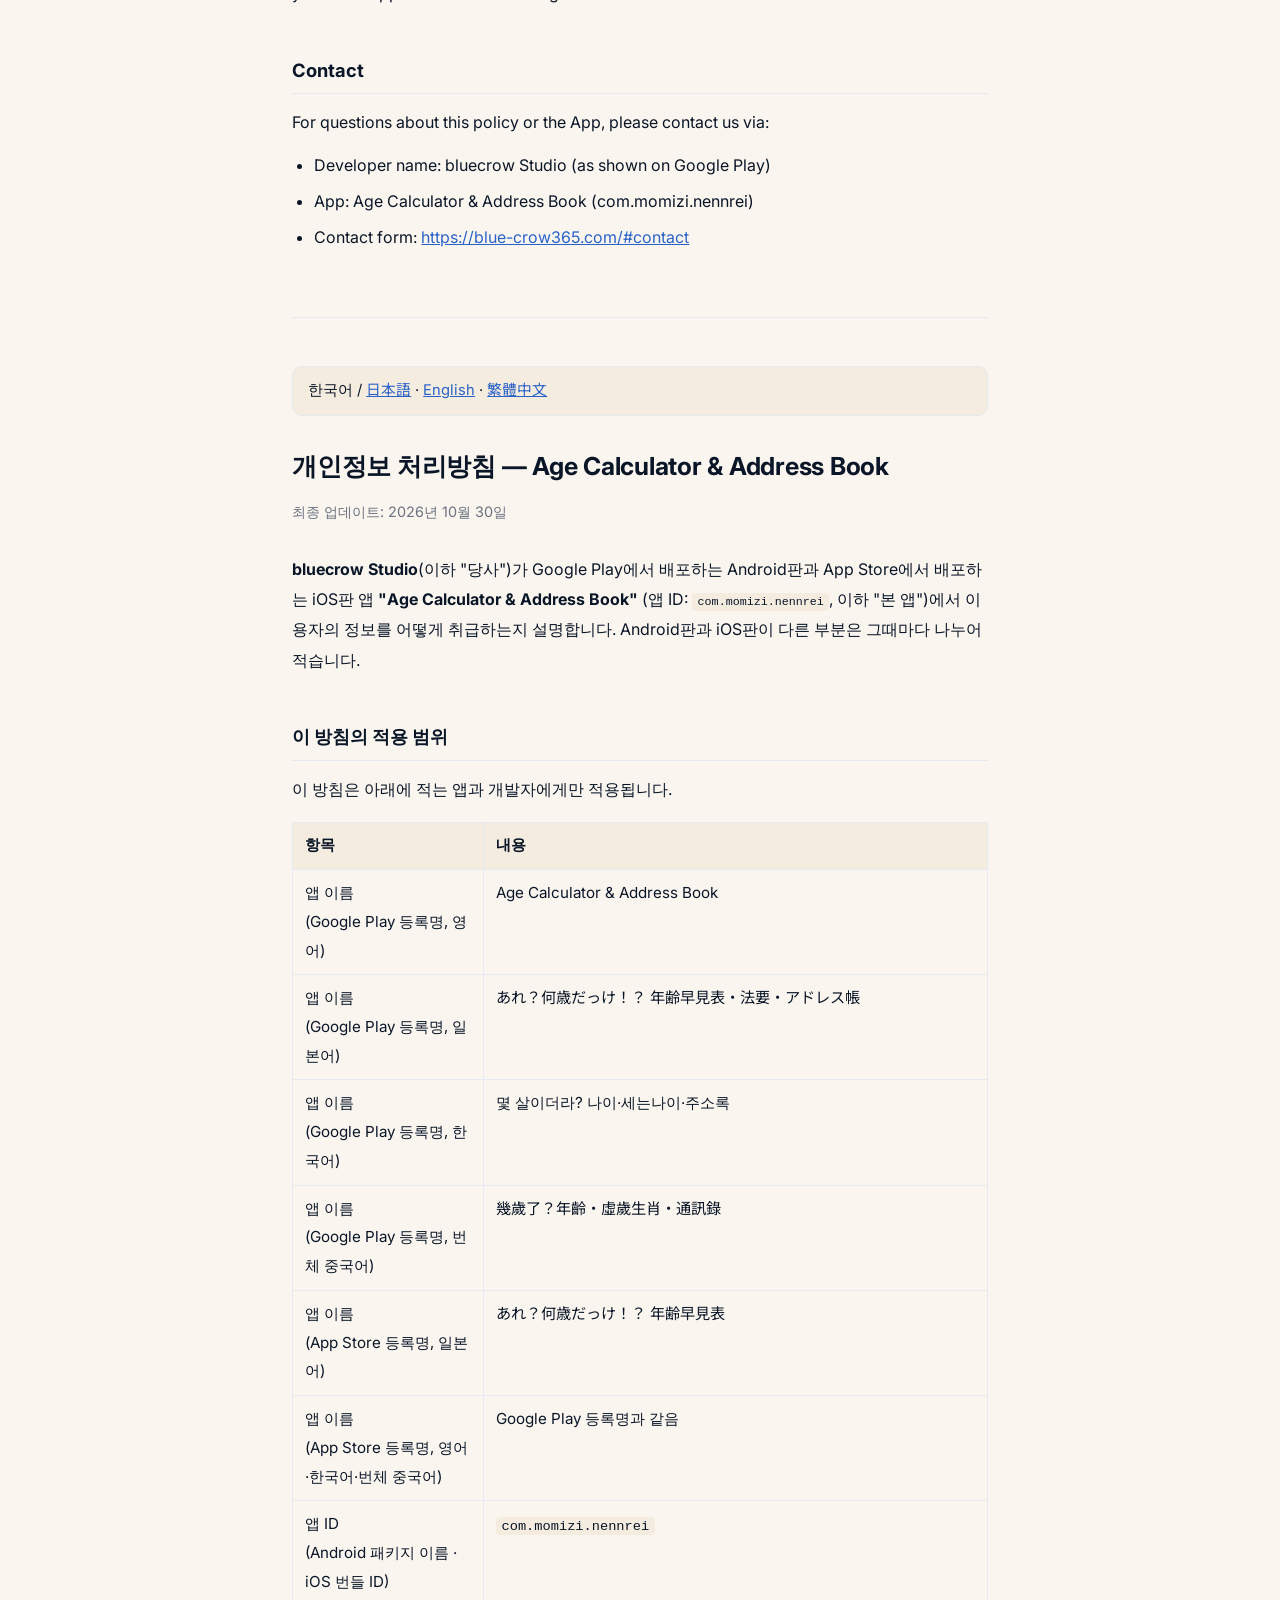
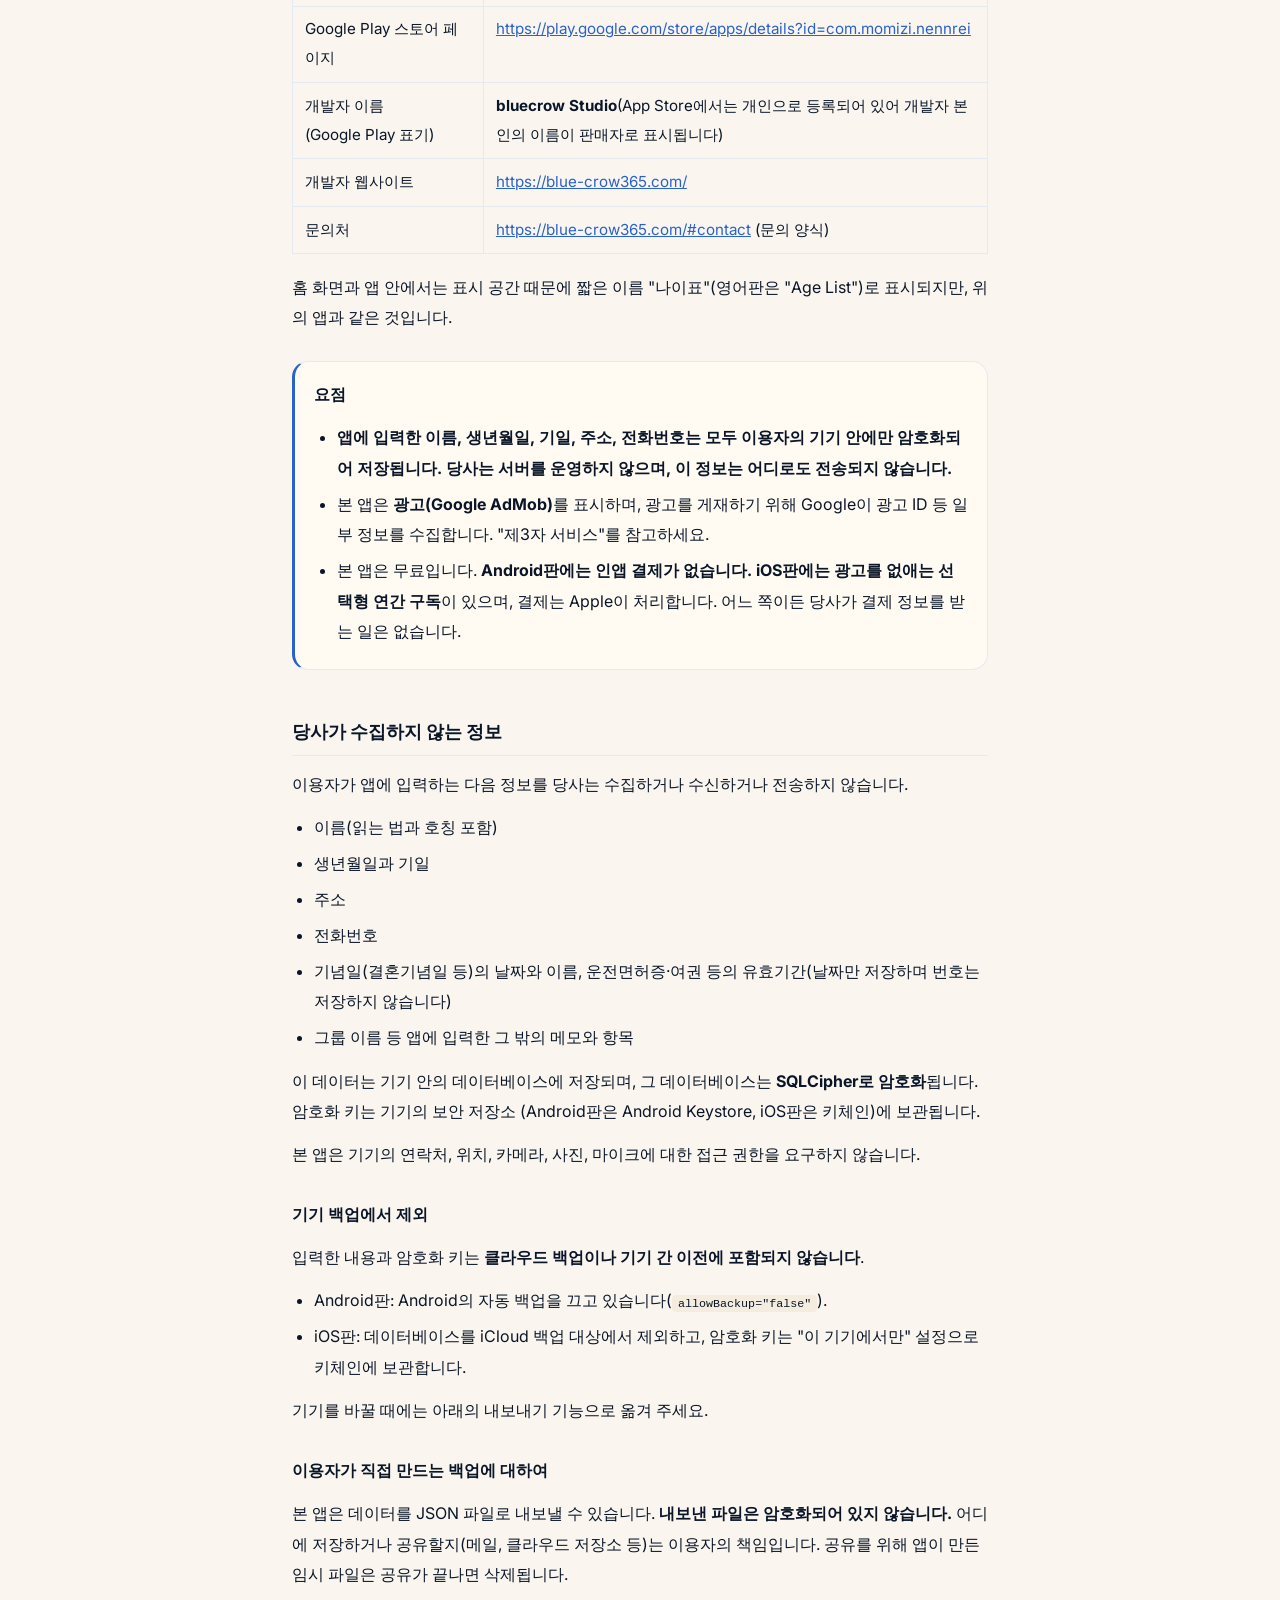
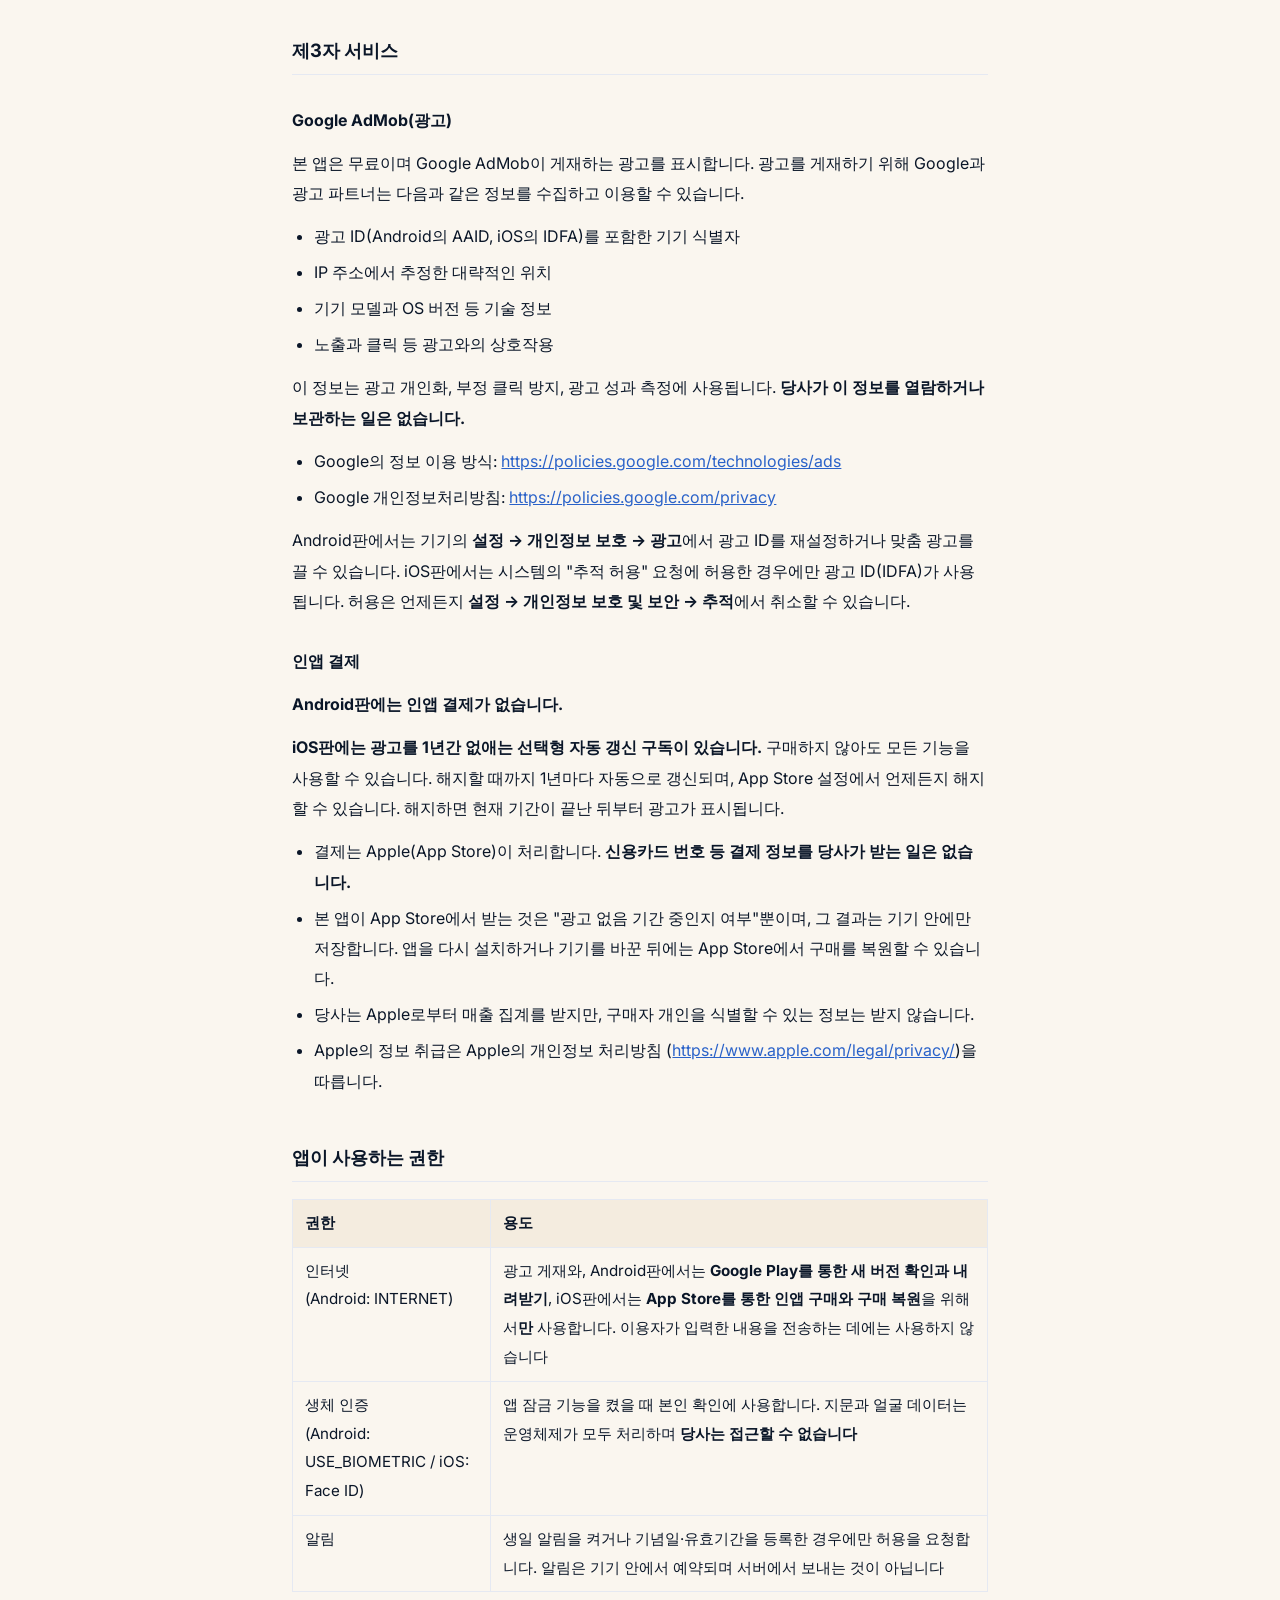
<file: privacy/nennrei.html>
<!DOCTYPE html>
<html lang="ja">
<head>
<meta charset="UTF-8" />
<meta name="viewport" content="width=device-width, initial-scale=1.0" />
<meta name="description" content="bluecrow Studio が提供する Android / iOS アプリ「あれ？何歳だっけ！？ 年齢早見表・法要・アドレス帳」（com.momizi.nennrei）のプライバシーポリシー。入力した情報は端末内で暗号化して保存し、外部に送信しません。" />
<meta name="theme-color" content="#4A80E0" />
<meta name="robots" content="index, follow" />
<title>プライバシーポリシー — あれ？何歳だっけ！？ 年齢早見表・法要・アドレス帳 / Privacy Policy — Age Calculator &amp; Address Book | bluecrow Studio</title>

<link rel="canonical" href="https://blue-crow365.com/privacy/nennrei.html" />
<link rel="icon" type="image/svg+xml" href="/favicon.svg?v=2" />

<link rel="preconnect" href="https://fonts.googleapis.com">
<link rel="preconnect" href="https://fonts.gstatic.com" crossorigin>
<link href="https://fonts.googleapis.com/css2?family=Inter:wght@400;600;800&family=Noto+Sans+JP:wght@400;600;800&display=swap" rel="stylesheet">
<link rel="stylesheet" href="policy.css?v=3" />
</head>
<body>
<div class="wrap">

<a class="site-link" href="/">&larr; bluecrow Studio</a>

<p class="lang-switch">
  日本語 / <a href="#en">English</a> &middot; <a href="#ko">한국어</a> &middot; <a href="#zh">繁體中文</a>
</p>

<h1 id="ja">プライバシーポリシー — あれ？何歳だっけ！？ 年齢早見表・法要・アドレス帳</h1>
<p class="updated">最終更新日: 2026年10月30日</p>

<p>
  <strong>bluecrow Studio</strong>（以下「当方」）は、Google Play で配信する Android版および App Store で配信する iOS版の
  <strong>「あれ？何歳だっけ！？ 年齢早見表・法要・アドレス帳」</strong>（アプリID: <code>com.momizi.nennrei</code>、以下「本アプリ」）における
  利用者の情報の取り扱いについて、以下のとおり定めます。
  Android版と iOS版で取り扱いが異なる点は、その都度書き分けています。
</p>

<h2>本ポリシーの対象</h2>
<p>本ポリシーは、次のアプリおよびデベロッパーにのみ適用されます。</p>
<div class="table-wrap">
<table>
  <thead><tr><th>項目</th><th>内容</th></tr></thead>
  <tbody>
    <tr><td>アプリ名<br>（Google Play 掲載名・日本語）</td><td>あれ？何歳だっけ！？ 年齢早見表・法要・アドレス帳</td></tr>
    <tr><td>アプリ名<br>（Google Play 掲載名・英語）</td><td>Age Calculator &amp; Address Book</td></tr>
    <tr><td>アプリ名<br>（Google Play 掲載名・韓国語）</td><td>몇 살이더라? 나이·세는나이·주소록</td></tr>
    <tr><td>アプリ名<br>（Google Play 掲載名・繁体字中国語）</td><td>幾歲了？年齡・虛歲生肖・通訊錄</td></tr>
    <tr><td>アプリ名<br>（App Store 掲載名・日本語）</td><td>あれ？何歳だっけ！？ 年齢早見表</td></tr>
    <tr><td>アプリ名<br>（App Store 掲載名・英語／韓国語／繁体字中国語）</td><td>Google Play 掲載名と同じ</td></tr>
    <tr><td>アプリID<br>（Android のパッケージ名・iOS のバンドルID）</td><td><code>com.momizi.nennrei</code></td></tr>
    <tr><td>Google Play ストアページ</td><td><a href="https://play.google.com/store/apps/details?id=com.momizi.nennrei" target="_blank" rel="noopener noreferrer">https://play.google.com/store/apps/details?id=com.momizi.nennrei</a></td></tr>
    <tr><td>デベロッパー名<br>（Google Play 掲載名）</td><td><strong>bluecrow Studio</strong>（App Store では、個人として登録しているため開発者本人の氏名が販売元として表示されます）</td></tr>
    <tr><td>開発者サイト</td><td><a href="https://blue-crow365.com/">https://blue-crow365.com/</a></td></tr>
    <tr><td>連絡先</td><td><a href="/#contact">https://blue-crow365.com/#contact</a>（お問い合わせフォーム）</td></tr>
  </tbody>
</table>
</div>
<p>
  端末のホーム画面やアプリ内では、表示スペースの都合により短縮名「年齢表」（英語版は「Age List」）と
  表示されますが、上記のアプリと同一のものです。
</p>

<div class="summary">
  <p><strong>要点</strong></p>
  <ul>
    <li>本アプリに入力した<strong>氏名・生年月日・命日・住所・電話番号などの情報は、すべてお使いの端末内にのみ
      暗号化して保存されます。当方のサーバーは存在せず、これらの情報が外部に送信されることはありません。</strong></li>
    <li>ただし本アプリは<strong>広告（Google AdMob）</strong>を表示するため、広告配信のためにGoogleが一部の情報
      （広告ID等）を取得します。詳細は「第三者サービス」をご覧ください。</li>
    <li>本アプリは無料です。<strong>Android版にアプリ内購入（課金）はありません</strong>。
      <strong>iOS版には、広告を非表示にする任意の年額サブスクリプション</strong>があり、決済は Apple が行います。
      どちらの場合も、当方が決済情報を取得することはありません。</li>
  </ul>
</div>

<h2>当方が取得しない情報</h2>

<p>利用者が本アプリに入力する以下の情報は、<strong>当方が取得・収集・送信することは一切ありません</strong>。</p>
<ul>
  <li>氏名（および読み・敬称等）</li>
  <li>生年月日・命日</li>
  <li>住所</li>
  <li>電話番号</li>
  <li>記念日（結婚記念日など）の日付と名前、運転免許証・パスポート・マイナンバーカード等の有効期限（日付のみ。番号は保存しません）</li>
  <li>グループ名、その他アプリ内に入力した一切のメモ・項目</li>
</ul>
<p>
  これらは端末内のデータベースに保存され、そのデータベースは<strong>SQLCipherによって暗号化</strong>されています。
  暗号化に用いる鍵は端末のセキュアな領域（Android版は Android Keystore、iOS版はキーチェーン）に保管されます。
</p>
<p>
  また、本アプリは端末のアドレス帳・連絡先・位置情報・カメラ・写真・マイクへのアクセスを要求しません。
</p>

<h3>端末バックアップからの除外</h3>
<p>
  入力された情報や暗号鍵が<strong>クラウドバックアップや端末間のデータ移行に含まれることはありません</strong>。
</p>
<ul>
  <li>Android版: OSの自動バックアップを無効化（<code>allowBackup="false"</code>）しています。</li>
  <li>iOS版: データベースを iCloud バックアップの対象から外し、暗号鍵は「このデバイスのみ」の設定でキーチェーンに保管しています。</li>
</ul>
<p>
  機種変更の際は、次項の書き出し機能で移してください。
</p>

<h3>利用者自身によるバックアップについて</h3>
<p>
  本アプリには、データをJSONファイルとして書き出す機能があります。
  書き出されたファイルは<strong>暗号化されていない平文</strong>です。
  書き出し先や共有先（メール、クラウドストレージ等）の管理は利用者ご自身の責任となります。
  共有操作の完了後、本アプリが作成した一時ファイルは削除されます。
</p>

<h2>第三者サービス</h2>

<h3>Google AdMob（広告配信）</h3>
<p>
  本アプリは無料で提供するため、Google AdMob による広告を表示します。
  広告配信のため、Google および広告配信事業者は次のような情報を取得・利用する場合があります。
</p>
<ul>
  <li>広告ID（Android の AAID、iOS の IDFA）などの端末識別子</li>
  <li>IPアドレスから推定されるおおよその位置情報</li>
  <li>端末の種類・OSバージョン等の技術情報</li>
  <li>広告の表示回数・クリックなどの操作履歴</li>
</ul>
<p>
  これらは広告のパーソナライズ、不正クリックの防止、広告効果の測定に利用されます。
  <strong>当方はこれらの情報を個別に閲覧・保存することはありません。</strong>
</p>
<ul>
  <li>Googleによる情報の利用について:
    <a href="https://policies.google.com/technologies/ads"
       target="_blank" rel="noopener noreferrer">https://policies.google.com/technologies/ads</a></li>
  <li>Googleプライバシーポリシー:
    <a href="https://policies.google.com/privacy"
       target="_blank" rel="noopener noreferrer">https://policies.google.com/privacy</a></li>
</ul>
<p>
  Android版では、広告IDのリセットやパーソナライズ広告の無効化を、端末の
  「設定 → プライバシー → 広告」から行えます。
  iOS版では、OSの「トラッキングの許可」で許可した場合に限り広告ID（IDFA）が使われます。
  許可はいつでも「設定 → プライバシーとセキュリティ → トラッキング」から取り消せます。
</p>

<h3>アプリ内購入について</h3>
<p>
  <strong>Android版にアプリ内購入（課金）はありません</strong>。
</p>
<p>
  <strong>iOS版には、広告を1年間非表示にする自動更新サブスクリプション（任意）があります</strong>。
  購入しなくても、すべての機能を使えます。解約するまで1年ごとに自動で更新され、App Store の設定からいつでも解約できます。
  解約すると、期間の終わりから広告が表示されます。
</p>
<ul>
  <li>決済は Apple（App Store）が行います。<strong>当方がクレジットカード番号等の決済情報を取得することは一切ありません</strong>。</li>
  <li>本アプリが App Store から受け取るのは「広告なしの期間中かどうか」だけで、その結果は端末内にのみ保存します。
    再インストールや機種変更の後は、App Store から購入を復元できます。</li>
  <li>当方は Apple から売上の集計を受け取りますが、購入者個人を特定できる情報は受け取りません。</li>
  <li>Apple による情報の取り扱いは Apple のプライバシーポリシー
    （<a href="https://www.apple.com/legal/privacy/" target="_blank" rel="noopener noreferrer">https://www.apple.com/legal/privacy/</a>）に従います。</li>
</ul>

<h2>アプリが利用する権限</h2>
<div class="table-wrap">
<table>
  <thead><tr><th>権限</th><th>用途</th></tr></thead>
  <tbody>
    <tr>
      <td>インターネット<br>（Android: INTERNET）</td>
      <td><strong>広告の配信</strong>と、Android版では<strong>Google Play による新しいバージョンの確認と取得</strong>、iOS版では<strong>App Store でのアプリ内購入と購入の復元</strong>にのみ使用します。入力情報の送信には使用しません</td>
    </tr>
    <tr>
      <td>生体認証<br>（Android: USE_BIOMETRIC／iOS: Face ID）</td>
      <td>アプリロック機能を有効にした場合の本人確認に使用します。指紋・顔などの生体情報はOSが処理し、<strong>当方がアクセスすることはできません</strong></td>
    </tr>
    <tr>
      <td>通知</td>
      <td>誕生日の通知を有効にした場合と、記念日・有効期限を登録した場合に限り、許可を求めます。通知は端末内で予約するもので、サーバーから送られるものではありません</td>
    </tr>
  </tbody>
</table>
</div>
<p>
  電話番号のタップによる発信は、端末標準の電話アプリを起動するのみで、
  本アプリが発信履歴を記録・送信することはありません。
</p>

<h2>データの削除</h2>
<ul>
  <li>個々の登録情報は、本アプリ内でいつでも編集・削除できます。</li>
  <li><strong>本アプリをアンインストールすると、端末内に保存されたデータおよび暗号鍵はすべて削除されます。</strong>
    当方の側に情報が残ることはありません（そもそも送信されていません）。</li>
</ul>

<h2>子どものプライバシー</h2>
<p>
  本アプリは13歳未満の子どもを対象として設計・提供していません。
  13歳未満の子どもから意図的に情報を取得することはありません。
</p>

<h2>本ポリシーの変更</h2>
<p>
  法令の改正や本アプリの機能追加に伴い、本ポリシーを変更する場合があります。
  重要な変更を行う場合は、本ページの「最終更新日」を更新し、必要に応じてアプリ内またはストア上で告知します。
</p>

<h2>お問い合わせ</h2>
<p>本ポリシーまたは本アプリに関するお問い合わせは、下記からご連絡ください。</p>
<ul>
  <li>デベロッパー名: bluecrow Studio（Google Play 掲載名）</li>
  <li>対象アプリ: あれ？何歳だっけ！？ 年齢早見表・法要・アドレス帳（com.momizi.nennrei）</li>
  <li>お問い合わせフォーム:
    <a href="/#contact">https://blue-crow365.com/#contact</a></li>
</ul>

<hr>

<p class="lang-switch">
  English / <a href="#ja">日本語</a> &middot; <a href="#ko">한국어</a> &middot; <a href="#zh">繁體中文</a>
</p>

<h1 id="en">Privacy Policy — Age Calculator &amp; Address Book</h1>
<p class="updated">Last updated: October 30, 2026</p>

<p>
  This policy explains how <strong>bluecrow Studio</strong> ("we", "us") handles your information in the
  app <strong>"Age Calculator &amp; Address Book"</strong>
  (app ID: <code>com.momizi.nennrei</code>, the "App"), distributed for Android on Google Play and for iOS on the App Store.
  Where the Android and iOS versions differ, each is described separately.
</p>

<h2>Scope of this policy</h2>
<p>This policy applies only to the app and developer identified below.</p>
<div class="table-wrap">
<table>
  <thead><tr><th>Item</th><th>Details</th></tr></thead>
  <tbody>
    <tr><td>App name<br>(Google Play listing, English)</td><td>Age Calculator &amp; Address Book</td></tr>
    <tr><td>App name<br>(Google Play listing, Japanese)</td><td>あれ？何歳だっけ！？ 年齢早見表・法要・アドレス帳</td></tr>
    <tr><td>App name<br>(Google Play listing, Korean)</td><td>몇 살이더라? 나이·세는나이·주소록</td></tr>
    <tr><td>App name<br>(Google Play listing, Traditional Chinese)</td><td>幾歲了？年齡・虛歲生肖・通訊錄</td></tr>
    <tr><td>App name<br>(App Store listing, Japanese)</td><td>あれ？何歳だっけ！？ 年齢早見表</td></tr>
    <tr><td>App name<br>(App Store listing, English / Korean / Traditional Chinese)</td><td>Same as on Google Play</td></tr>
    <tr><td>App ID<br>(Android package name / iOS bundle ID)</td><td><code>com.momizi.nennrei</code></td></tr>
    <tr><td>Google Play listing</td><td><a href="https://play.google.com/store/apps/details?id=com.momizi.nennrei" target="_blank" rel="noopener noreferrer">https://play.google.com/store/apps/details?id=com.momizi.nennrei</a></td></tr>
    <tr><td>Developer name<br>(as shown on Google Play)</td><td><strong>bluecrow Studio</strong> (on the App Store, the developer's own name is shown as the seller, because the developer is enrolled as an individual)</td></tr>
    <tr><td>Developer website</td><td><a href="https://blue-crow365.com/">https://blue-crow365.com/</a></td></tr>
    <tr><td>Contact</td><td><a href="/#contact">https://blue-crow365.com/#contact</a> (contact form)</td></tr>
  </tbody>
</table>
</div>
<p>
  On your home screen and inside the app, the shorter name "Age List" ("年齢表" in Japanese) is shown
  to fit the available space. It refers to the same app listed above.
</p>

<div class="summary">
  <p><strong>Summary</strong></p>
  <ul>
    <li><strong>Everything you enter into the App — names, dates of birth, dates of death, addresses and
      phone numbers — is stored only on your own device, in encrypted form. We operate no server,
      and this information is never transmitted anywhere.</strong></li>
    <li>The App does display <strong>advertising (Google AdMob)</strong>, and Google collects certain
      information (such as your advertising ID) in order to serve those ads. See "Third-party services".</li>
    <li>The App is free. <strong>The Android version has no in-app purchases.</strong>
      <strong>The iOS version offers an optional yearly subscription to remove ads</strong>, processed by Apple.
      Either way, we never receive any payment information.</li>
  </ul>
</div>

<h2>Information we do not collect</h2>
<p>We never collect, receive, or transmit any of the following, which you may enter into the App:</p>
<ul>
  <li>Names (including readings and honorifics)</li>
  <li>Dates of birth and dates of death</li>
  <li>Postal addresses</li>
  <li>Phone numbers</li>
  <li>Anniversary dates and names (such as wedding anniversaries), and expiry dates of driver's licenses, passports and similar documents (dates only; card numbers are not stored)</li>
  <li>Group names and any other notes or fields entered in the App</li>
</ul>
<p>
  This data is stored in a database on your device, and that database is
  <strong>encrypted using SQLCipher</strong>. The encryption key is held in the device's secure
  storage (Android Keystore on Android, the Keychain on iOS).
</p>
<p>
  The App does not request access to your device contacts, location, camera, photos, or microphone.
</p>

<h3>Excluded from device backups</h3>
<p>
  Your entries and the encryption key are <strong>never included in cloud backups or device-to-device transfers</strong>.
</p>
<ul>
  <li>Android: the App disables Android's automatic backup (<code>allowBackup="false"</code>).</li>
  <li>iOS: the database is excluded from iCloud Backup, and the encryption key is stored in the Keychain as "this device only".</li>
</ul>
<p>
  When you switch devices, please move your data with the export feature described below.
</p>

<h3>About backups you create yourself</h3>
<p>
  The App can export your data to a JSON file. <strong>That exported file is not encrypted.</strong>
  Where you save or share it (email, cloud storage, and so on) is your own responsibility.
  Temporary files the App creates for sharing are deleted once the share action completes.
</p>

<h2>Third-party services</h2>

<h3>Google AdMob (advertising)</h3>
<p>
  The App is free and shows ads served by Google AdMob. To deliver those ads, Google and its
  advertising partners may collect and use information such as:
</p>
<ul>
  <li>Device identifiers, including the advertising ID (AAID on Android, IDFA on iOS)</li>
  <li>Approximate location inferred from your IP address</li>
  <li>Technical information such as device model and OS version</li>
  <li>Ad interactions, such as impressions and clicks</li>
</ul>
<p>
  This information is used to personalize ads, prevent fraudulent clicks, and measure ad
  performance. <strong>We do not view or store any of this information ourselves.</strong>
</p>
<ul>
  <li>How Google uses information:
    <a href="https://policies.google.com/technologies/ads"
       target="_blank" rel="noopener noreferrer">https://policies.google.com/technologies/ads</a></li>
  <li>Google Privacy Policy:
    <a href="https://policies.google.com/privacy"
       target="_blank" rel="noopener noreferrer">https://policies.google.com/privacy</a></li>
</ul>
<p>
  On Android, you can reset your advertising ID or opt out of personalized ads under
  <strong>Settings &rarr; Privacy &rarr; Ads</strong>.
  On iOS, the advertising ID (IDFA) is used only if you allow tracking when the system asks.
  You can withdraw that permission at any time under
  <strong>Settings &rarr; Privacy &amp; Security &rarr; Tracking</strong>.
</p>

<h3>In-app purchases</h3>
<p>
  <strong>The Android version has no in-app purchases.</strong>
</p>
<p>
  <strong>The iOS version offers an optional auto-renewing subscription that removes ads for one year.</strong>
  Every feature of the App works without it. It renews automatically every year until you cancel, and you can
  cancel anytime in your App Store settings. After you cancel, ads appear again when the current period ends.
</p>
<ul>
  <li>Payment is processed by Apple (the App Store).
    <strong>We never receive any payment details, such as credit card numbers.</strong></li>
  <li>The only thing the App receives from the App Store is whether your ad-free period is active, and it
    keeps that result on your device only. After reinstalling or switching devices, you can restore
    the purchase from the App Store.</li>
  <li>We receive aggregated sales reports from Apple, but no information that identifies individual buyers.</li>
  <li>Apple handles your information under its own privacy policy
    (<a href="https://www.apple.com/legal/privacy/" target="_blank" rel="noopener noreferrer">https://www.apple.com/legal/privacy/</a>).</li>
</ul>

<h2>Permissions used</h2>
<div class="table-wrap">
<table>
  <thead><tr><th>Permission</th><th>Purpose</th></tr></thead>
  <tbody>
    <tr>
      <td>Internet<br>(Android: INTERNET)</td>
      <td>Used <strong>only</strong> to serve advertising, plus, on Android, to <strong>check for and download a newer version via Google Play</strong>, and on iOS, to <strong>make and restore the in-app purchase through the App Store</strong>. It is never used to transmit anything you have entered</td>
    </tr>
    <tr>
      <td>Biometrics<br>(Android: USE_BIOMETRIC / iOS: Face ID)</td>
      <td>Used to verify you when the app lock feature is enabled. Fingerprint and face data are handled entirely by the operating system; <strong>we have no access to it</strong></td>
    </tr>
    <tr>
      <td>Notifications</td>
      <td>Requested only if you turn on birthday notifications or add an anniversary or expiry date. Notifications are scheduled on your device and are not sent from any server</td>
    </tr>
  </tbody>
</table>
</div>
<p>
  Tapping a phone number simply opens your device's dialer. The App does not record or transmit
  call history.
</p>

<h2>Deleting your data</h2>
<ul>
  <li>You can edit or delete any entry at any time within the App.</li>
  <li><strong>Uninstalling the App removes all stored data and the encryption key from your device.</strong>
    Nothing remains with us, because nothing was ever sent to us.</li>
</ul>

<h2>Children's privacy</h2>
<p>
  The App is not designed for or directed at children under 13, and we do not knowingly collect
  information from children under 13.
</p>

<h2>Changes to this policy</h2>
<p>
  We may update this policy to reflect changes in law or in the App's features. When we make a
  material change, we will update the "Last updated" date above and, where appropriate, notify you
  in the App or on the store listing.
</p>

<h2>Contact</h2>
<p>For questions about this policy or the App, please contact us via:</p>
<ul>
  <li>Developer name: bluecrow Studio (as shown on Google Play)</li>
  <li>App: Age Calculator &amp; Address Book (com.momizi.nennrei)</li>
  <li>Contact form:
    <a href="/#contact">https://blue-crow365.com/#contact</a></li>
</ul>

<hr>

<p class="lang-switch">
  한국어 / <a href="#ja">日本語</a> · <a href="#en">English</a> · <a href="#zh">繁體中文</a>
</p>

<h1 id="ko">개인정보 처리방침 — Age Calculator &amp; Address Book</h1>
<p class="updated">최종 업데이트: 2026년 10월 30일</p>

<p>
  <strong>bluecrow Studio</strong>(이하 "당사")가 Google Play에서 배포하는 Android판과 App Store에서 배포하는 iOS판 앱
  <strong>"Age Calculator &amp; Address Book"</strong>
  (앱 ID: <code>com.momizi.nennrei</code>, 이하 "본 앱")에서 이용자의 정보를 어떻게 취급하는지 설명합니다.
  Android판과 iOS판이 다른 부분은 그때마다 나누어 적습니다.
</p>

<h2>이 방침의 적용 범위</h2>
<p>이 방침은 아래에 적는 앱과 개발자에게만 적용됩니다.</p>
<div class="table-wrap">
<table>
  <thead><tr><th>항목</th><th>내용</th></tr></thead>
  <tbody>
    <tr><td>앱 이름<br>(Google Play 등록명, 영어)</td><td>Age Calculator &amp; Address Book</td></tr>
    <tr><td>앱 이름<br>(Google Play 등록명, 일본어)</td><td>あれ？何歳だっけ！？ 年齢早見表・法要・アドレス帳</td></tr>
    <tr><td>앱 이름<br>(Google Play 등록명, 한국어)</td><td>몇 살이더라? 나이·세는나이·주소록</td></tr>
    <tr><td>앱 이름<br>(Google Play 등록명, 번체 중국어)</td><td>幾歲了？年齡・虛歲生肖・通訊錄</td></tr>
    <tr><td>앱 이름<br>(App Store 등록명, 일본어)</td><td>あれ？何歳だっけ！？ 年齢早見表</td></tr>
    <tr><td>앱 이름<br>(App Store 등록명, 영어·한국어·번체 중국어)</td><td>Google Play 등록명과 같음</td></tr>
    <tr><td>앱 ID<br>(Android 패키지 이름 · iOS 번들 ID)</td><td><code>com.momizi.nennrei</code></td></tr>
    <tr><td>Google Play 스토어 페이지</td><td><a href="https://play.google.com/store/apps/details?id=com.momizi.nennrei" target="_blank" rel="noopener noreferrer">https://play.google.com/store/apps/details?id=com.momizi.nennrei</a></td></tr>
    <tr><td>개발자 이름<br>(Google Play 표기)</td><td><strong>bluecrow Studio</strong>(App Store에서는 개인으로 등록되어 있어 개발자 본인의 이름이 판매자로 표시됩니다)</td></tr>
    <tr><td>개발자 웹사이트</td><td><a href="https://blue-crow365.com/">https://blue-crow365.com/</a></td></tr>
    <tr><td>문의처</td><td><a href="/#contact">https://blue-crow365.com/#contact</a> (문의 양식)</td></tr>
  </tbody>
</table>
</div>
<p>
  홈 화면과 앱 안에서는 표시 공간 때문에 짧은 이름 "나이표"(영어판은 "Age List")로 표시되지만,
  위의 앱과 같은 것입니다.
</p>

<div class="summary">
  <p><strong>요점</strong></p>
  <ul>
    <li><strong>앱에 입력한 이름, 생년월일, 기일, 주소, 전화번호는 모두 이용자의 기기 안에만
      암호화되어 저장됩니다. 당사는 서버를 운영하지 않으며, 이 정보는 어디로도 전송되지 않습니다.</strong></li>
    <li>본 앱은 <strong>광고(Google AdMob)</strong>를 표시하며, 광고를 게재하기 위해 Google이
      광고 ID 등 일부 정보를 수집합니다. "제3자 서비스"를 참고하세요.</li>
    <li>본 앱은 무료입니다. <strong>Android판에는 인앱 결제가 없습니다.</strong>
      <strong>iOS판에는 광고를 없애는 선택형 연간 구독</strong>이 있으며, 결제는 Apple이 처리합니다.
      어느 쪽이든 당사가 결제 정보를 받는 일은 없습니다.</li>
  </ul>
</div>

<h2>당사가 수집하지 않는 정보</h2>
<p>이용자가 앱에 입력하는 다음 정보를 당사는 수집하거나 수신하거나 전송하지 않습니다.</p>
<ul>
  <li>이름(읽는 법과 호칭 포함)</li>
  <li>생년월일과 기일</li>
  <li>주소</li>
  <li>전화번호</li>
  <li>기념일(결혼기념일 등)의 날짜와 이름, 운전면허증·여권 등의 유효기간(날짜만 저장하며 번호는 저장하지 않습니다)</li>
  <li>그룹 이름 등 앱에 입력한 그 밖의 메모와 항목</li>
</ul>
<p>
  이 데이터는 기기 안의 데이터베이스에 저장되며, 그 데이터베이스는
  <strong>SQLCipher로 암호화</strong>됩니다. 암호화 키는 기기의 보안 저장소
  (Android판은 Android Keystore, iOS판은 키체인)에 보관됩니다.
</p>
<p>
  본 앱은 기기의 연락처, 위치, 카메라, 사진, 마이크에 대한 접근 권한을 요구하지 않습니다.
</p>

<h3>기기 백업에서 제외</h3>
<p>
  입력한 내용과 암호화 키는 <strong>클라우드 백업이나 기기 간 이전에 포함되지 않습니다</strong>.
</p>
<ul>
  <li>Android판: Android의 자동 백업을 끄고 있습니다(<code>allowBackup="false"</code>).</li>
  <li>iOS판: 데이터베이스를 iCloud 백업 대상에서 제외하고, 암호화 키는 "이 기기에서만" 설정으로 키체인에 보관합니다.</li>
</ul>
<p>
  기기를 바꿀 때에는 아래의 내보내기 기능으로 옮겨 주세요.
</p>

<h3>이용자가 직접 만드는 백업에 대하여</h3>
<p>
  본 앱은 데이터를 JSON 파일로 내보낼 수 있습니다. <strong>내보낸 파일은 암호화되어 있지 않습니다.</strong>
  어디에 저장하거나 공유할지(메일, 클라우드 저장소 등)는 이용자의 책임입니다.
  공유를 위해 앱이 만든 임시 파일은 공유가 끝나면 삭제됩니다.
</p>

<h2>제3자 서비스</h2>

<h3>Google AdMob(광고)</h3>
<p>
  본 앱은 무료이며 Google AdMob이 게재하는 광고를 표시합니다. 광고를 게재하기 위해 Google과
  광고 파트너는 다음과 같은 정보를 수집하고 이용할 수 있습니다.
</p>
<ul>
  <li>광고 ID(Android의 AAID, iOS의 IDFA)를 포함한 기기 식별자</li>
  <li>IP 주소에서 추정한 대략적인 위치</li>
  <li>기기 모델과 OS 버전 등 기술 정보</li>
  <li>노출과 클릭 등 광고와의 상호작용</li>
</ul>
<p>
  이 정보는 광고 개인화, 부정 클릭 방지, 광고 성과 측정에 사용됩니다.
  <strong>당사가 이 정보를 열람하거나 보관하는 일은 없습니다.</strong>
</p>
<ul>
  <li>Google의 정보 이용 방식:
    <a href="https://policies.google.com/technologies/ads"
       target="_blank" rel="noopener noreferrer">https://policies.google.com/technologies/ads</a></li>
  <li>Google 개인정보처리방침:
    <a href="https://policies.google.com/privacy"
       target="_blank" rel="noopener noreferrer">https://policies.google.com/privacy</a></li>
</ul>
<p>
  Android판에서는 기기의 <strong>설정 &rarr; 개인정보 보호 &rarr; 광고</strong>에서
  광고 ID를 재설정하거나 맞춤 광고를 끌 수 있습니다.
  iOS판에서는 시스템의 "추적 허용" 요청에 허용한 경우에만 광고 ID(IDFA)가 사용됩니다.
  허용은 언제든지 <strong>설정 &rarr; 개인정보 보호 및 보안 &rarr; 추적</strong>에서 취소할 수 있습니다.
</p>

<h3>인앱 결제</h3>
<p>
  <strong>Android판에는 인앱 결제가 없습니다.</strong>
</p>
<p>
  <strong>iOS판에는 광고를 1년간 없애는 선택형 자동 갱신 구독이 있습니다.</strong>
  구매하지 않아도 모든 기능을 사용할 수 있습니다. 해지할 때까지 1년마다 자동으로 갱신되며, App Store 설정에서 언제든지 해지할 수 있습니다.
  해지하면 현재 기간이 끝난 뒤부터 광고가 표시됩니다.
</p>
<ul>
  <li>결제는 Apple(App Store)이 처리합니다.
    <strong>신용카드 번호 등 결제 정보를 당사가 받는 일은 없습니다.</strong></li>
  <li>본 앱이 App Store에서 받는 것은 "광고 없음 기간 중인지 여부"뿐이며, 그 결과는 기기 안에만 저장합니다.
    앱을 다시 설치하거나 기기를 바꾼 뒤에는 App Store에서 구매를 복원할 수 있습니다.</li>
  <li>당사는 Apple로부터 매출 집계를 받지만, 구매자 개인을 식별할 수 있는 정보는 받지 않습니다.</li>
  <li>Apple의 정보 취급은 Apple의 개인정보 처리방침
    (<a href="https://www.apple.com/legal/privacy/" target="_blank" rel="noopener noreferrer">https://www.apple.com/legal/privacy/</a>)을 따릅니다.</li>
</ul>

<h2>앱이 사용하는 권한</h2>
<div class="table-wrap">
<table>
  <thead><tr><th>권한</th><th>용도</th></tr></thead>
  <tbody>
    <tr>
      <td>인터넷<br>(Android: INTERNET)</td>
      <td>광고 게재와, Android판에서는 <strong>Google Play를 통한 새 버전 확인과 내려받기</strong>, iOS판에서는 <strong>App Store를 통한 인앱 구매와 구매 복원</strong>을 위해서<strong>만</strong> 사용합니다. 이용자가 입력한 내용을 전송하는 데에는 사용하지 않습니다</td>
    </tr>
    <tr>
      <td>생체 인증<br>(Android: USE_BIOMETRIC / iOS: Face ID)</td>
      <td>앱 잠금 기능을 켰을 때 본인 확인에 사용합니다. 지문과 얼굴 데이터는 운영체제가 모두 처리하며 <strong>당사는 접근할 수 없습니다</strong></td>
    </tr>
    <tr>
      <td>알림</td>
      <td>생일 알림을 켜거나 기념일·유효기간을 등록한 경우에만 허용을 요청합니다. 알림은 기기 안에서 예약되며 서버에서 보내는 것이 아닙니다</td>
    </tr>
  </tbody>
</table>
</div>
<p>
  전화번호를 누르면 기기의 전화 앱이 열릴 뿐이며, 본 앱이 통화 기록을 저장하거나 전송하지는 않습니다.
</p>

<h2>데이터 삭제</h2>
<ul>
  <li>앱 안에서 언제든지 각 항목을 수정하거나 삭제할 수 있습니다.</li>
  <li><strong>앱을 삭제하면 저장된 데이터와 암호화 키가 기기에서 모두 사라집니다.</strong>
    애초에 당사로 전송된 것이 없으므로 당사에 남는 것도 없습니다.</li>
</ul>

<h2>어린이의 개인정보</h2>
<p>
  본 앱은 만 13세 미만의 어린이를 대상으로 설계되지 않았으며, 당사가 만 13세 미만 어린이의
  정보를 알면서 수집하는 일은 없습니다.
</p>

<h2>이 방침의 변경</h2>
<p>
  법령의 개정이나 앱 기능의 변경에 따라 이 방침을 갱신할 수 있습니다. 중요한 변경이 있을 때에는
  위의 "최종 업데이트" 날짜를 갱신하고, 필요에 따라 앱 안이나 스토어 페이지에서 알려 드립니다.
</p>

<h2>문의</h2>
<p>이 방침이나 본 앱에 대한 문의는 다음으로 부탁드립니다.</p>
<ul>
  <li>개발자 이름: bluecrow Studio(Google Play 표기)</li>
  <li>앱: Age Calculator &amp; Address Book (com.momizi.nennrei)</li>
  <li>문의 양식:
    <a href="/#contact">https://blue-crow365.com/#contact</a></li>
</ul>

<hr>

<p class="lang-switch">
  繁體中文 / <a href="#ja">日本語</a> · <a href="#en">English</a> · <a href="#ko">한국어</a>
</p>

<h1 id="zh">隱私權政策 — Age Calculator &amp; Address Book</h1>
<p class="updated">最後更新日：2026 年 10 月 30 日</p>

<p>
  本政策說明 <strong>bluecrow Studio</strong>（以下稱「本方」）在 Google Play 上發布的 Android 版與在 App Store 上發布的 iOS 版應用程式
  <strong>「Age Calculator &amp; Address Book」</strong>
  （應用程式 ID：<code>com.momizi.nennrei</code>，以下稱「本應用程式」）中，如何處理您的資訊。
  Android 版與 iOS 版不同的地方，會分別說明。
</p>

<h2>本政策的適用範圍</h2>
<p>本政策僅適用於下列應用程式與開發者。</p>
<div class="table-wrap">
<table>
  <thead><tr><th>項目</th><th>內容</th></tr></thead>
  <tbody>
    <tr><td>應用程式名稱<br>（Google Play 刊登名稱・英文）</td><td>Age Calculator &amp; Address Book</td></tr>
    <tr><td>應用程式名稱<br>（Google Play 刊登名稱・日文）</td><td>あれ？何歳だっけ！？ 年齢早見表・法要・アドレス帳</td></tr>
    <tr><td>應用程式名稱<br>（Google Play 刊登名稱・韓文）</td><td>몇 살이더라? 나이·세는나이·주소록</td></tr>
    <tr><td>應用程式名稱<br>（Google Play 刊登名稱・繁體中文）</td><td>幾歲了？年齡・虛歲生肖・通訊錄</td></tr>
    <tr><td>應用程式名稱<br>（App Store 刊登名稱・日文）</td><td>あれ？何歳だっけ！？ 年齢早見表</td></tr>
    <tr><td>應用程式名稱<br>（App Store 刊登名稱・英文／韓文／繁體中文）</td><td>與 Google Play 刊登名稱相同</td></tr>
    <tr><td>應用程式 ID<br>（Android 套件名稱・iOS Bundle ID）</td><td><code>com.momizi.nennrei</code></td></tr>
    <tr><td>Google Play 商店頁面</td><td><a href="https://play.google.com/store/apps/details?id=com.momizi.nennrei" target="_blank" rel="noopener noreferrer">https://play.google.com/store/apps/details?id=com.momizi.nennrei</a></td></tr>
    <tr><td>開發者名稱<br>（Google Play 顯示名稱）</td><td><strong>bluecrow Studio</strong>（在 App Store 上，因以個人身分註冊，賣方欄位會顯示開發者本人的姓名）</td></tr>
    <tr><td>開發者網站</td><td><a href="https://blue-crow365.com/">https://blue-crow365.com/</a></td></tr>
    <tr><td>聯絡方式</td><td><a href="/#contact">https://blue-crow365.com/#contact</a>（聯絡表單）</td></tr>
  </tbody>
</table>
</div>
<p>
  在主畫面和應用程式內，因為顯示空間有限，會以較短的名稱「年齡表」（英文版為「Age List」）顯示，
  但與上述的應用程式是同一個。
</p>

<div class="summary">
  <p><strong>重點</strong></p>
  <ul>
    <li><strong>您在本應用程式中輸入的姓名、生日、忌日、地址和電話號碼，全部只會加密儲存在您自己的裝置中。
      本方沒有伺服器，這些資訊不會傳送到任何地方。</strong></li>
    <li>本應用程式會顯示<strong>廣告（Google AdMob）</strong>，為了放送廣告，Google 會收集廣告 ID 等部分資訊。
      請參閱「第三方服務」。</li>
    <li>本應用程式免費。<strong>Android 版沒有應用程式內購買。</strong>
      <strong>iOS 版提供可自由選擇的年度訂閱，用來移除廣告</strong>，付款由 Apple 處理。
      無論哪一版，本方都不會收到任何付款資訊。</li>
  </ul>
</div>

<h2>本方不會收集的資訊</h2>
<p>您在本應用程式中輸入的下列資訊，本方不會收集、接收或傳送。</p>
<ul>
  <li>姓名（包含讀音與稱謂）</li>
  <li>生日與忌日</li>
  <li>地址</li>
  <li>電話號碼</li>
  <li>紀念日（如結婚紀念日）的日期與名稱，以及駕照、護照等證件的有效期限（只儲存日期，不儲存證件號碼）</li>
  <li>群組名稱等在應用程式中輸入的其他備註與欄位</li>
</ul>
<p>
  這些資料儲存在裝置中的資料庫，而該資料庫以 <strong>SQLCipher 加密</strong>。
  加密金鑰保存在裝置的安全儲存區（Android 版為 Android Keystore，iOS 版為鑰匙圈）中。
</p>
<p>
  本應用程式不會要求存取裝置的聯絡人、位置、相機、相片或麥克風。
</p>

<h3>不納入裝置備份</h3>
<p>
  您輸入的內容與加密金鑰<strong>不會被納入雲端備份或裝置間的轉移</strong>。
</p>
<ul>
  <li>Android 版：關閉了 Android 的自動備份（<code>allowBackup="false"</code>）。</li>
  <li>iOS 版：資料庫不納入 iCloud 備份，加密金鑰以「僅限此裝置」的設定保存在鑰匙圈中。</li>
</ul>
<p>
  更換裝置時，請使用下方的匯出功能搬移資料。
</p>

<h3>關於您自行建立的備份</h3>
<p>
  本應用程式可以把資料匯出成 JSON 檔。<strong>匯出的檔案並未加密。</strong>
  要存放或分享到哪裡（電子郵件、雲端硬碟等）由您自行負責。
  應用程式為了分享而建立的暫存檔，會在分享結束後刪除。
</p>

<h2>第三方服務</h2>

<h3>Google AdMob（廣告）</h3>
<p>
  本應用程式免費，並顯示由 Google AdMob 放送的廣告。為了放送廣告，Google 及其廣告夥伴
  可能會收集並使用下列資訊。
</p>
<ul>
  <li>包含廣告 ID（Android 的 AAID、iOS 的 IDFA）在內的裝置識別碼</li>
  <li>依 IP 位址推估的大致位置</li>
  <li>裝置型號與作業系統版本等技術資訊</li>
  <li>曝光與點擊等與廣告的互動</li>
</ul>
<p>
  這些資訊用於個人化廣告、防止不當點擊，以及衡量廣告成效。
  <strong>本方不會查看或保存這些資訊。</strong>
</p>
<ul>
  <li>Google 如何使用資訊：
    <a href="https://policies.google.com/technologies/ads"
       target="_blank" rel="noopener noreferrer">https://policies.google.com/technologies/ads</a></li>
  <li>Google 隱私權政策：
    <a href="https://policies.google.com/privacy"
       target="_blank" rel="noopener noreferrer">https://policies.google.com/privacy</a></li>
</ul>
<p>
  在 Android 版，您可以在裝置的<strong>設定 &rarr; 隱私權 &rarr; 廣告</strong>中重設廣告 ID，
  或停用個人化廣告。
  在 iOS 版，只有在您於系統詢問時允許追蹤，才會使用廣告 ID（IDFA）。
  您隨時可以在<strong>設定 &rarr; 隱私權與安全性 &rarr; 追蹤</strong>中撤回許可。
</p>

<h3>應用程式內購買</h3>
<p>
  <strong>Android 版沒有應用程式內購買。</strong>
</p>
<p>
  <strong>iOS 版提供可自由選擇的自動續訂訂閱，可移除廣告一年。</strong>
  不購買也能使用所有功能。在您取消前每年自動續訂，可隨時在 App Store 設定中取消。
  取消後，廣告會在目前期間結束後再次顯示。
</p>
<ul>
  <li>付款由 Apple（App Store）處理。<strong>本方不會收到信用卡號等付款資訊。</strong></li>
  <li>本應用程式從 App Store 收到的只有「是否在免廣告期間」，這個結果只保存在您的裝置中。
    重新安裝或更換裝置後，可以從 App Store 回復購買項目。</li>
  <li>本方會從 Apple 收到銷售的彙總資料，但不會收到可識別個別購買者的資訊。</li>
  <li>Apple 對資訊的處理依照 Apple 的隱私權政策
    （<a href="https://www.apple.com/legal/privacy/" target="_blank" rel="noopener noreferrer">https://www.apple.com/legal/privacy/</a>）。</li>
</ul>

<h2>應用程式使用的權限</h2>
<div class="table-wrap">
<table>
  <thead><tr><th>權限</th><th>用途</th></tr></thead>
  <tbody>
    <tr>
      <td>網際網路<br>（Android：INTERNET）</td>
      <td><strong>僅</strong>用於放送廣告，以及在 Android 版<strong>透過 Google Play 檢查並下載新版本</strong>、在 iOS 版<strong>透過 App Store 進行應用程式內購買與回復購買</strong>，不會用來傳送您輸入的任何內容</td>
    </tr>
    <tr>
      <td>生物辨識<br>（Android：USE_BIOMETRIC／iOS：Face ID）</td>
      <td>在開啟應用程式鎖時用於驗證身分。指紋與臉部資料全部由作業系統處理，<strong>本方無法存取</strong></td>
    </tr>
    <tr>
      <td>通知</td>
      <td>只有在您開啟生日通知，或登錄紀念日、證件期限時才會請求許可。通知是在裝置上排定的，並非由伺服器傳送</td>
    </tr>
  </tbody>
</table>
</div>
<p>
  點選電話號碼只會開啟裝置的撥號程式，本應用程式不會記錄或傳送通話紀錄。
</p>

<h2>刪除您的資料</h2>
<ul>
  <li>您隨時可以在應用程式中修改或刪除任何一筆資料。</li>
  <li><strong>解除安裝應用程式後，儲存的資料與加密金鑰都會從裝置上消失。</strong>
    由於一開始就沒有傳送給本方，本方這邊也不會留下任何東西。</li>
</ul>

<h2>兒童的隱私</h2>
<p>
  本應用程式並非為未滿 13 歲的兒童設計，也不以其為對象，本方不會在知情的情況下
  收集未滿 13 歲兒童的資訊。
</p>

<h2>本政策的變更</h2>
<p>
  本方可能因法令修改或應用程式功能變動而更新本政策。有重大變更時，會更新上方的
  「最後更新日」，並在必要時於應用程式內或商店頁面通知您。
</p>

<h2>聯絡我們</h2>
<p>關於本政策或本應用程式的問題，請透過下列方式聯絡。</p>
<ul>
  <li>開發者名稱：bluecrow Studio（Google Play 顯示名稱）</li>
  <li>應用程式：Age Calculator &amp; Address Book (com.momizi.nennrei)</li>
  <li>聯絡表單：
    <a href="/#contact">https://blue-crow365.com/#contact</a></li>
</ul>

<footer>
  <p>あれ？何歳だっけ！？ 年齢早見表・法要・アドレス帳 / Age Calculator &amp; Address Book &mdash; bluecrow Studio</p>
</footer>

</div>
</body>
</html>
</file>
<file: styles.css>
/* bluecrow Studio — blue-crow365.com (2026-11 作り替え)
   青をヒーローの「面」として大きく使い、端末の画面をはみ出させるのが見せ場。
   その下は白と淡いグレーで静かに。色はすべて :root のトークンに集約(ダーク時の値も同じ場所に)。 */

:root {
  color-scheme: light dark;
  --blue:    #3A70D6;   /* 落ち着いた青。白文字とのコントラスト 4.7:1 (AA) */
  --hero:    #4A80E0;   /* ヒーローの面。白文字 3.85:1 = 大きい見出しのみ AA。小さい字は太めにして補う */
  --deep:    #3567C4;
  --cyan:    #A8CDEB;
  --bg:      #FFFFFF;
  --bg-2:    #F1F4FA;
  --ink:     #0E1A33;
  --ink-2:   #4D5A72;
  --line:    #DCE2EC;
  --blue-t:  #2A62C9;
  --font: "Murecho", "Hiragino Sans", "Yu Gothic", sans-serif;
}
@media (prefers-color-scheme: dark) {
  :root {
    --bg:     #0B1322;
    --bg-2:   #111C31;
    --ink:    #E8EDF6;
    --ink-2:  #A6B2C8;
    --line:   #25334D;
    --blue-t: #A3C1EC;
  }
}

* { box-sizing: border-box; }
html { scroll-behavior: smooth; }
@media (prefers-reduced-motion: reduce) { html { scroll-behavior: auto; } }
body {
  margin: 0; background: var(--bg); color: var(--ink);
  font: 400 1rem/1.85 var(--font);
  -webkit-font-smoothing: antialiased;
}
img { max-width: 100%; height: auto; display: block; }
a { color: var(--blue-t); text-underline-offset: 4px; }
:focus-visible { outline: 2px solid var(--cyan); outline-offset: 3px; }
.wrap { width: min(1120px, 100% - 48px); margin-inline: auto; }
h1, h2, h3 { margin: 0; }

/* ---- header (青の上に乗る) ---- */
.top { position: absolute; inset: 0 0 auto; z-index: 2; }
.top-inner { display: flex; align-items: center; justify-content: space-between; height: 72px; }
.brand {
  display: flex; align-items: center; gap: 10px;
  color: #fff; text-decoration: none; font-weight: 800; font-size: 1.0625rem;
}
.mark {
  width: 22px; height: 22px; border-radius: 7px;
  background: linear-gradient(135deg, #fff 0 50%, var(--cyan) 50%);
}
.nav { display: flex; align-items: center; gap: 26px; font-size: .9375rem; }
.nav a { color: rgba(255,255,255,.86); text-decoration: none; }
.nav a:hover { color: #fff; }
.nav .nav-cta {
  color: var(--deep); background: #fff; padding: 8px 16px; border-radius: 999px; font-weight: 600;
}

/* ---- buttons ---- */
.btn {
  display: inline-block; border: 0; cursor: pointer; text-decoration: none;
  font: 600 1rem/1 var(--font);
  padding: 16px 28px; border-radius: 999px;
  background: var(--blue); color: #fff;
}
.btn:hover { background: #3263C2; }
.btn:disabled { opacity: .6; cursor: default; }
.btn-light { background: #fff; color: var(--deep); }
.btn-light:hover { background: #EAF1FA; }

/* ---- hero ---- */
.hero {
  background:
    radial-gradient(60% 80% at 85% 20%, rgba(168, 205, 235, .22), transparent 70%),
    var(--hero);
  color: #fff;
  padding: 150px 0 0;
  overflow: hidden;
}
.hero-grid { display: grid; grid-template-columns: 1.05fr 1fr; gap: 40px; align-items: end; }
.hero-text { padding-bottom: 120px; }
.kicker { font-weight: 600; font-size: .9375rem; color: rgba(255,255,255,.8); margin: 0 0 18px; }
.hero h1 {
  font-weight: 800; font-size: clamp(2rem, 4.6vw, 3.5rem); line-height: 1.25;
  letter-spacing: -.01em;
}
.lead { font-size: 1.0625rem; max-width: 28em; margin: 28px 0 36px; color: rgba(255,255,255,.9); }
.hero-links { display: flex; flex-wrap: wrap; align-items: center; gap: 20px; margin: 0; }
.soon { font-size: .875rem; color: rgba(255,255,255,.8); }

/* 端末 2 台。下端はセクションの外へはみ出して切れる */
.phones { position: relative; height: 560px; }
.phone {
  position: absolute; bottom: -90px; width: 270px;
  background: #0A0F1C; padding: 10px; border-radius: 38px;
  box-shadow: 0 30px 60px -20px rgba(3, 18, 60, .55);
}
.phone img { border-radius: 29px; }
.p-front { left: 12%; z-index: 1; }
.p-back  { left: 48%; bottom: -40px; transform: rotate(6deg); opacity: .96; }

/* ---- 年齢表の特徴 ---- */
.features { padding: 120px 0 104px; }
.app-head { display: flex; gap: 22px; align-items: center; margin-bottom: 56px; }
.app-head img { width: 64px; height: 64px; border-radius: 15px; }
.app-head h2 { font-size: clamp(1.375rem, 2.4vw, 1.75rem); font-weight: 800; }
.app-head p { margin: 4px 0 0; color: var(--ink-2); }
.feature-grid { display: grid; grid-template-columns: repeat(4, 1fr); gap: 40px; }
.feature { border-top: 3px solid var(--hero); padding-top: 22px; }
.feature h3 { font-size: 1.125rem; font-weight: 800; margin-bottom: 10px; }
.feature p { margin: 0; color: var(--ink-2); font-size: .9375rem; }
.feature-foot { margin: 48px 0 0; font-size: .9375rem; color: var(--ink-2); }
.feature-foot a { margin-left: 1em; }

/* ---- 記念日と期限 ---- */
.events { background: var(--bg-2); padding: 104px 0; }
.events-grid { display: grid; grid-template-columns: 1.1fr 1fr; gap: 64px; align-items: center; }
.kicker-new { margin: 0 0 12px; font-weight: 600; font-size: .9375rem; color: var(--blue-t); }
.events h2 { font-size: clamp(1.75rem, 3.4vw, 2.5rem); font-weight: 800; line-height: 1.35; }
.events-lead { color: var(--ink-2); margin: 20px 0 32px; max-width: 30em; }
.events-list { margin: 0; }
.events-list div {
  display: grid; grid-template-columns: 8.5em 1fr; gap: 20px;
  padding: 18px 0; border-top: 1px solid var(--line);
}
.events-list dt { font-weight: 800; }
.events-list dd { margin: 0; color: var(--ink-2); font-size: .9375rem; }

/* アプリの見た目を寄せた表示例。色はアプリ(Material の緑系)に合わせ、ダークでも変えない */
.events-demo { display: grid; gap: 18px; justify-items: center; }
.notif, .card-mock { width: min(400px, 100%); color: #1A1C1B; text-align: left; }
.notif {
  background: #FFFFFF; border-radius: 22px; padding: 14px 18px 16px;
  box-shadow: 0 18px 40px -18px rgba(53, 103, 196, .35);
  transform: translateX(-28px);
}
.notif p { margin: 0; }
.notif-app { display: flex; align-items: center; gap: 8px; font-size: .75rem; color: #5B6461; margin-bottom: 6px; }
.notif-app img { width: 20px; height: 20px; border-radius: 5px; }
.notif-title { font-weight: 600; font-size: .9375rem; line-height: 1.5; }
.notif-body { font-size: .875rem; color: #3F4946; }
.card-mock {
  background: #FFDAD6; border-radius: 16px; padding: 16px 20px;
  transform: translateX(28px);
  box-shadow: 0 18px 40px -22px rgba(53, 103, 196, .3);
}
.card-mock p { margin: 0; }
.card-row { display: flex; justify-content: space-between; align-items: center; }
.card-name { font-weight: 800; font-size: 1.0625rem; }
.chip { font-size: .6875rem; font-weight: 600; background: rgba(0,0,0,.07); padding: 2px 8px; border-radius: 6px; margin-left: 6px; vertical-align: 2px; }
.card-age { font-size: 1.625rem; font-weight: 800; }
.card-age small { font-size: .9375rem; }
.card-sub { font-size: .8125rem; color: #3F4946; }
.card-line { font-size: .875rem; font-weight: 600; margin-top: 6px !important; }
.card-line + .card-line { margin-top: 2px !important; color: #B3261E; }
.demo-cap { margin: 4px 0 0; font-size: .8125rem; color: var(--ink-2); }

/* ---- スラパズ ---- */
.puzzle { background: var(--deep); color: #fff; padding: 80px 0; }
.puzzle-inner { display: grid; grid-template-columns: 120px 1fr; gap: 40px; align-items: center; }
.puzzle img { border-radius: 26px; }
.puzzle h2 { font-size: 1.5rem; font-weight: 800; margin-bottom: 8px; }
.puzzle p { max-width: 38em; color: rgba(255,255,255,.86); margin: 0 0 24px; }
.puzzle-links { display: flex; flex-wrap: wrap; align-items: center; gap: 24px; margin: 0 !important; }
.on-dark { color: #fff; }

/* ---- 受託 ---- */
.work { background: var(--bg-2); padding: 88px 0; }
.work h2 { font-size: clamp(1.25rem, 2.2vw, 1.5rem); font-weight: 800; margin-bottom: 32px; }
.work-list { list-style: none; padding: 0; margin: 0; display: grid; grid-template-columns: repeat(3, 1fr); gap: 32px; }
.work-list li { color: var(--ink-2); font-size: .9375rem; }
.work-list strong { display: block; color: var(--ink); font-size: 1.0625rem; margin-bottom: 6px; }

/* ---- contact ---- */
.contact { padding: 104px 0; }
.contact-inner { display: grid; grid-template-columns: 1fr 1.5fr; gap: 64px; }
.contact h2 { font-size: 1.75rem; font-weight: 800; margin-bottom: 12px; }
.contact-inner > div p { color: var(--ink-2); }
.contact-form { display: grid; gap: 18px; }
.contact-form .row { display: grid; grid-template-columns: 1fr 1fr; gap: 18px; }
.contact-form label { display: grid; gap: 6px; font-size: .875rem; font-weight: 600; }
.contact-form input, .contact-form textarea {
  font: 400 1rem/1.6 var(--font); color: var(--ink);
  background: var(--bg-2); border: 1px solid var(--line); border-radius: 12px; padding: 12px 14px;
}
.contact-form button { justify-self: start; }
.form-ok, .form-err { margin: 0; }
.form-err { color: #C2261B; }
@media (prefers-color-scheme: dark) { .form-err { color: #FF9A8F; } }

/* ---- footer ---- */
.foot { border-top: 1px solid var(--line); padding: 28px 0 40px; font-size: .8125rem; color: var(--ink-2); }
.foot-inner { display: flex; justify-content: space-between; flex-wrap: wrap; gap: 16px; }
.foot p { margin: 0; }

/* ---- 狭い画面 ---- */
@media (max-width: 960px) {
  .feature-grid { grid-template-columns: 1fr 1fr; }
}
@media (max-width: 820px) {
  .nav a:not(.nav-cta) { display: none; }
  .hero { padding-top: 112px; }
  .hero-grid { grid-template-columns: 1fr; }
  .hero-text { padding-bottom: 8px; }
  .phones { height: 400px; }
  .phone { width: 200px; border-radius: 30px; padding: 8px; }
  .phone img { border-radius: 23px; }
  .p-front { left: calc(50% - 170px); bottom: -120px; }
  .p-back  { left: calc(50% - 10px); bottom: -80px; }
  .features { padding: 80px 0 72px; }
  .work-list, .contact-inner { grid-template-columns: 1fr; gap: 24px; }
  .events { padding: 72px 0; }
  .events-grid { grid-template-columns: 1fr; gap: 40px; }
  .notif, .card-mock { transform: none; }
  .contact { padding: 72px 0; }
}
@media (max-width: 520px) {
  .feature-grid, .contact-form .row { grid-template-columns: 1fr; }
  .puzzle-inner { grid-template-columns: 1fr; gap: 24px; }
  .events-list div { grid-template-columns: 1fr; gap: 4px; }
  .puzzle img { width: 88px; }
  .app-head { align-items: flex-start; }
}

/* 見出しを文節の途中で折り返さない (Chrome 119+。非対応ブラウザでは従来どおり) */
h1, h2, h3, .lead { word-break: auto-phrase; text-wrap: pretty; }
.nw { white-space: nowrap; }
/* 明るいヒーローの上の小さい白文字は細いと読みにくいので太らせる */
.hero .lead, .kicker, .soon, .nav a { font-weight: 600; }
.hero .lead { color: #fff; }
</file>
<file: samples/_drafts/nagomi-neko/style.css>
/* ---------- ベース ---------- */
:root {
  --bg: #fffaf3;
  --bg-soft: #fff3e0;
  --accent: #f4a896;
  --accent-deep: #d97b66;
  --text: #4a3a31;
  --text-soft: #7a6a60;
  --card: #ffffff;
  --shadow: 0 6px 20px rgba(180, 130, 100, 0.12);
}

* { box-sizing: border-box; }

html, body {
  margin: 0;
  padding: 0;
  background: var(--bg);
  color: var(--text);
  font-family: "Hiragino Maru Gothic ProN", "Yu Gothic", "Meiryo", sans-serif;
  line-height: 1.7;
  overflow-x: hidden;
}

h2 {
  text-align: center;
  font-size: 1.9rem;
  margin: 0 0 1.2rem;
  color: var(--accent-deep);
  letter-spacing: 0.06em;
}

h2::after {
  content: "🐾";
  display: block;
  font-size: 1.1rem;
  margin-top: 0.3rem;
  opacity: 0.6;
}

section {
  padding: 4.5rem 1.5rem;
  max-width: 1100px;
  margin: 0 auto;
}

/* ---------- ヒーロー ---------- */
.hero {
  position: relative;
  background:
    radial-gradient(ellipse at top, #ffe4d0 0%, #fff3e0 60%, var(--bg) 100%);
  padding: 6rem 1.5rem 5rem;
  text-align: center;
  overflow: hidden;
}

.hero-inner {
  position: relative;
  z-index: 2;
  max-width: 800px;
  margin: 0 auto;
}

.logo {
  margin: 0;
  display: flex;
  justify-content: center;
  align-items: center;
}

.logo-image {
  width: clamp(220px, 38vw, 340px);
  height: auto;
  display: block;
  border-radius: 18px;
  box-shadow: 0 10px 30px rgba(180, 130, 100, 0.18);
  transition: transform 0.4s ease;
}
.logo-image:hover {
  transform: translateY(-3px) rotate(-1deg);
}

.tagline {
  margin: 1.5rem 0 2.5rem;
  font-size: 1.15rem;
  color: var(--text-soft);
}

.cta {
  display: inline-block;
  background: var(--accent);
  color: white;
  text-decoration: none;
  padding: 0.9rem 2.4rem;
  border-radius: 999px;
  font-weight: 700;
  letter-spacing: 0.1em;
  box-shadow: var(--shadow);
  transition: transform 0.2s, background 0.2s;
}
.cta:hover {
  background: var(--accent-deep);
  transform: translateY(-2px);
}

/* ---------- 紹介セクション ---------- */
.about-grid {
  display: grid;
  grid-template-columns: repeat(auto-fit, minmax(240px, 1fr));
  gap: 1.5rem;
  margin-top: 2.5rem;
}

.about-card {
  background: var(--card);
  border-radius: 18px;
  padding: 2rem 1.5rem;
  text-align: center;
  box-shadow: var(--shadow);
  transition: transform 0.3s;
}
.about-card:hover { transform: translateY(-4px); }

.about-icon {
  font-size: 2.4rem;
  margin-bottom: 0.6rem;
}

.about-card h3 {
  color: var(--accent-deep);
  margin: 0.4rem 0 0.8rem;
}

.about-card p {
  color: var(--text-soft);
  font-size: 0.95rem;
  margin: 0;
}

/* ---------- 猫スタッフ ---------- */
.staff {
  background: var(--bg-soft);
  max-width: none;
  border-radius: 0;
}

.staff-lead {
  text-align: center;
  color: var(--text-soft);
  margin: 0 auto 2.5rem;
  max-width: 600px;
}

.staff-grid {
  display: grid;
  grid-template-columns: repeat(auto-fit, minmax(260px, 1fr));
  gap: 1.8rem;
  max-width: 1100px;
  margin: 0 auto;
}

.staff-card {
  background: var(--card);
  border-radius: 22px;
  box-shadow: var(--shadow);
  display: flex;
  flex-direction: column;
  transition: transform 0.3s, box-shadow 0.3s;
  overflow: visible;
}

.staff-card:hover {
  transform: translateY(-6px);
  box-shadow: 0 12px 28px rgba(180, 130, 100, 0.2);
}

/* 写真カルーセル: 複数枚を重ねてフェード切替 */
.staff-photo {
  position: relative;
  aspect-ratio: 1 / 1;
  overflow: hidden;
  background: #f5e6d8;
  border-top-left-radius: 22px;
  border-top-right-radius: 22px;
}

.staff-photo img {
  position: absolute;
  inset: 0;
  width: 100%;
  height: 100%;
  object-fit: cover;
  display: block;
  opacity: 0;
  transition: opacity 1.1s ease-in-out, transform 0.6s ease;
}

.staff-photo img.active {
  opacity: 1;
  z-index: 1;
}

.staff-card:hover .staff-photo img.active {
  transform: scale(1.05);
}

.staff-info {
  padding: 1.3rem 1.4rem 1.8rem;
  flex: 1;
  display: flex;
  flex-direction: column;
}

.staff-info h3 {
  margin: 0 0 0.3rem;
  color: var(--accent-deep);
  font-size: 1.3rem;
  display: flex;
  align-items: center;
  gap: 0.5rem;
}

.badge {
  display: inline-block;
  font-size: 0.7rem;
  padding: 0.15em 0.7em;
  border-radius: 999px;
  font-weight: 600;
  letter-spacing: 0.05em;
}
.badge.male { background: #d6ecff; color: #3a6da3; }
.badge.female { background: #ffe0ec; color: #c25a87; }

.birth {
  font-size: 0.85rem;
  color: var(--text-soft);
  margin: 0 0 0.6rem;
}

.bio {
  font-size: 0.95rem;
  margin: 0;
  color: var(--text);
  line-height: 1.65;
  word-break: break-word;
  overflow-wrap: anywhere;
}

/* ---------- ご利用案内 ---------- */
.info-grid {
  display: grid;
  grid-template-columns: repeat(auto-fit, minmax(200px, 1fr));
  gap: 1.5rem;
  margin-top: 2rem;
}

.info-item {
  background: var(--card);
  padding: 1.5rem;
  border-radius: 14px;
  text-align: center;
  box-shadow: var(--shadow);
}

.info-item h4 {
  margin: 0 0 0.6rem;
  color: var(--accent-deep);
  letter-spacing: 0.08em;
}

.info-item p {
  margin: 0;
  color: var(--text-soft);
}

.info-note {
  display: inline-block;
  margin-top: 0.3em;
  font-size: 0.78rem;
  color: var(--text-soft);
  opacity: 0.85;
  line-height: 1.5;
}

.info-closing {
  text-align: center;
  margin: 2.5rem auto 0;
  color: var(--accent-deep);
  font-size: 1.05rem;
  letter-spacing: 0.08em;
}

/* ---------- フッター ---------- */
footer {
  text-align: center;
  padding: 2.5rem 1rem 1.5rem;
  background: var(--bg-soft);
  color: var(--text-soft);
  font-size: 0.9rem;
}

footer .paw {
  letter-spacing: 0.5em;
  margin-top: 0.3rem;
  opacity: 0.5;
}

/* ---------- 画面を歩く猫レイヤー ---------- */
#cat-playground {
  position: fixed;
  inset: 0;
  pointer-events: none;
  z-index: 100;
  overflow: hidden;
}

.tiny-cat {
  position: absolute;
  width: 56px;
  height: 40px;
  pointer-events: none;
  will-change: transform;
  transition: transform 0.4s ease;
  filter: drop-shadow(0 2px 3px rgba(0,0,0,0.15));
}

.tiny-cat svg {
  width: 100%;
  height: 100%;
  overflow: visible;
}

/* 向き反転 */
.tiny-cat.flip svg { transform: scaleX(-1); }

/* ----- 歩くアニメ ----- */
@keyframes cat-walk-body {
  0%, 100% { transform: translateY(0); }
  50%      { transform: translateY(-1.5px); }
}
@keyframes cat-walk-leg-front {
  0%, 100% { transform: rotate(15deg); }
  50%      { transform: rotate(-15deg); }
}
@keyframes cat-walk-leg-back {
  0%, 100% { transform: rotate(-15deg); }
  50%      { transform: rotate(15deg); }
}
@keyframes cat-walk-tail {
  0%, 100% { transform: rotate(-5deg); }
  50%      { transform: rotate(15deg); }
}

.tiny-cat.walk .body  { animation: cat-walk-body 0.5s ease-in-out infinite; transform-origin: center; }
.tiny-cat.walk .leg-fl { animation: cat-walk-leg-front 0.5s ease-in-out infinite; transform-origin: top center; }
.tiny-cat.walk .leg-fr { animation: cat-walk-leg-back  0.5s ease-in-out infinite; transform-origin: top center; }
.tiny-cat.walk .leg-bl { animation: cat-walk-leg-back  0.5s ease-in-out infinite; transform-origin: top center; }
.tiny-cat.walk .leg-br { animation: cat-walk-leg-front 0.5s ease-in-out infinite; transform-origin: top center; }
.tiny-cat.walk .tail   { animation: cat-walk-tail 1s ease-in-out infinite; transform-origin: left center; }

/* ----- 走るアニメ ----- */
@keyframes cat-run-body {
  0%, 100% { transform: translateY(0) scaleY(1); }
  25%      { transform: translateY(-4px) scaleY(1.05); }
  50%      { transform: translateY(0) scaleY(0.95); }
}
@keyframes cat-run-leg-a {
  0%, 100% { transform: rotate(35deg); }
  50%      { transform: rotate(-35deg); }
}
@keyframes cat-run-leg-b {
  0%, 100% { transform: rotate(-35deg); }
  50%      { transform: rotate(35deg); }
}
@keyframes cat-run-tail {
  0%, 100% { transform: rotate(-25deg); }
  50%      { transform: rotate(5deg); }
}

.tiny-cat.run .body  { animation: cat-run-body 0.25s ease-in-out infinite; transform-origin: center; }
.tiny-cat.run .leg-fl { animation: cat-run-leg-a 0.25s ease-in-out infinite; transform-origin: top center; }
.tiny-cat.run .leg-fr { animation: cat-run-leg-b 0.25s ease-in-out infinite; transform-origin: top center; }
.tiny-cat.run .leg-bl { animation: cat-run-leg-b 0.25s ease-in-out infinite; transform-origin: top center; }
.tiny-cat.run .leg-br { animation: cat-run-leg-a 0.25s ease-in-out infinite; transform-origin: top center; }
.tiny-cat.run .tail   { animation: cat-run-tail 0.4s ease-in-out infinite; transform-origin: left center; }

/* ----- 寝るアニメ ----- */
@keyframes cat-sleep-breath {
  0%, 100% { transform: scaleY(1); }
  50%      { transform: scaleY(1.06); }
}

.tiny-cat.sleep .body { animation: cat-sleep-breath 2.6s ease-in-out infinite; transform-origin: bottom center; }
.tiny-cat.sleep .leg-fl,
.tiny-cat.sleep .leg-fr,
.tiny-cat.sleep .leg-bl,
.tiny-cat.sleep .leg-br {
  transform: rotate(85deg) translateY(2px);
  transform-origin: top center;
}
.tiny-cat.sleep .tail { transform: rotate(-90deg) translateX(-3px); transform-origin: left center; }
.tiny-cat.sleep .eye-open { display: none; }
.tiny-cat.sleep .eye-closed { display: block; }

.tiny-cat .eye-closed { display: none; }

/* 寝ているときのZ */
.tiny-cat .zzz {
  position: absolute;
  top: -16px;
  right: 4px;
  font-size: 16px;
  color: var(--accent-deep);
  font-weight: 700;
  opacity: 0;
  font-family: serif;
}
.tiny-cat.sleep .zzz {
  animation: zzz-float 2.2s ease-in-out infinite;
}
@keyframes zzz-float {
  0%   { opacity: 0; transform: translate(0, 0); }
  30%  { opacity: 1; }
  100% { opacity: 0; transform: translate(8px, -14px); }
}

/* ---------- レスポンシブ ---------- */
@media (max-width: 600px) {
  section { padding: 3rem 1rem; }
  .hero { padding: 4rem 1rem 3.5rem; }
  .tagline { font-size: 1rem; }
}
</file>
<file: privacy/policy.css>
/* ============================================
   bluecrow Studio — プライバシーポリシー用スタイル
   本体サイト (styles.css) とは独立。トークンだけ揃えている。
   _headers の CSP が style-src 'self' のため、インライン style は使えない。
   ============================================ */

:root {
  color-scheme: light dark;
  --blue: #2A62C9;   /* トップの --blue-t と同じ。文字に使うので AA を満たす青 */
  --blue-deep: #0033A8;
  --ink: #0A1628;
  --ink-soft: #334155;
  --muted: #6B7280;
  --bg: #FAF6EF;
  --bg-card: #FFFBF3;
  --bg-soft: #F4ECDF;
  --line: #E5E9F2;
  --radius: 16px;
}

* { box-sizing: border-box; margin: 0; padding: 0; }

body {
  font-family: "Inter", "Noto Sans JP", -apple-system, BlinkMacSystemFont,
               "Segoe UI", "Hiragino Sans", Meiryo, sans-serif;
  color: var(--ink);
  background: var(--bg);
  line-height: 1.9;
  -webkit-font-smoothing: antialiased;
}

.wrap {
  max-width: 46rem;
  margin: 0 auto;
  padding: 2.5rem 1.25rem 5rem;
}

.site-link {
  display: inline-block;
  font-size: 13px;
  font-weight: 700;
  color: var(--blue);
  text-decoration: none;
  margin-bottom: 2rem;
}
.site-link:hover { text-decoration: underline; }

h1 {
  font-size: 1.55rem;
  line-height: 1.5;
  letter-spacing: -.01em;
  margin-bottom: .25rem;
}

h2 {
  font-size: 1.15rem;
  margin: 2.75rem 0 .75rem;
  padding-bottom: .35rem;
  border-bottom: 1px solid var(--line);
}

h3 {
  font-size: 1rem;
  margin: 1.85rem 0 .5rem;
}

p, ul { margin: .8rem 0; }
ul { padding-left: 1.4rem; list-style: disc; }
li { margin: .35rem 0; }

a { color: var(--blue); }
a:hover { text-decoration: none; }

.updated {
  color: var(--muted);
  font-size: .9rem;
  margin-bottom: 1.75rem;
}

.lang-switch {
  font-size: .92rem;
  padding: .65rem .95rem;
  margin-bottom: 2rem;
  background: var(--bg-soft);
  border: 1px solid var(--line);
  border-radius: 10px;
}

.summary {
  padding: 1.1rem 1.2rem;
  margin: 1.75rem 0;
  background: var(--bg-card);
  border: 1px solid var(--line);
  border-left: 3px solid var(--blue);
  border-radius: var(--radius);
}
.summary > :first-child { margin-top: 0; }
.summary > :last-child { margin-bottom: 0; }

.table-wrap { overflow-x: auto; margin: 1.1rem 0; }
table {
  border-collapse: collapse;
  width: 100%;
  min-width: 28rem;
  font-size: .95rem;
}
th, td {
  border: 1px solid var(--line);
  padding: .55rem .75rem;
  text-align: left;
  vertical-align: top;
}
th { background: var(--bg-soft); font-weight: 700; }

code {
  background: var(--bg-soft);
  padding: .1rem .35rem;
  border-radius: 4px;
  font-size: .9em;
}

hr {
  border: 0;
  border-top: 1px solid var(--line);
  margin: 4rem 0 3rem;
}

footer {
  margin-top: 3.5rem;
  padding-top: 1.5rem;
  border-top: 1px solid var(--line);
  color: var(--muted);
  font-size: .88rem;
}

@media (max-width: 520px) {
  .wrap { padding: 2rem 1rem 4rem; }
  h1 { font-size: 1.35rem; }
}

/* ============ DARK MODE ============
   本体 styles.css と同じ考え方。トークンだけ差し替える。 */
@media (prefers-color-scheme: dark) {
  :root {
    --blue: #A3C1EC;
    --blue-deep: #A9CBFF;
    --ink: #E9EEF7;
    --ink-soft: #B6C2D6;
    --muted: #8C99AE;
    --bg: #0B1524;
    --bg-card: #131E32;
    --bg-soft: #16233A;
    --line: #24324C;
  }
}
</file>
